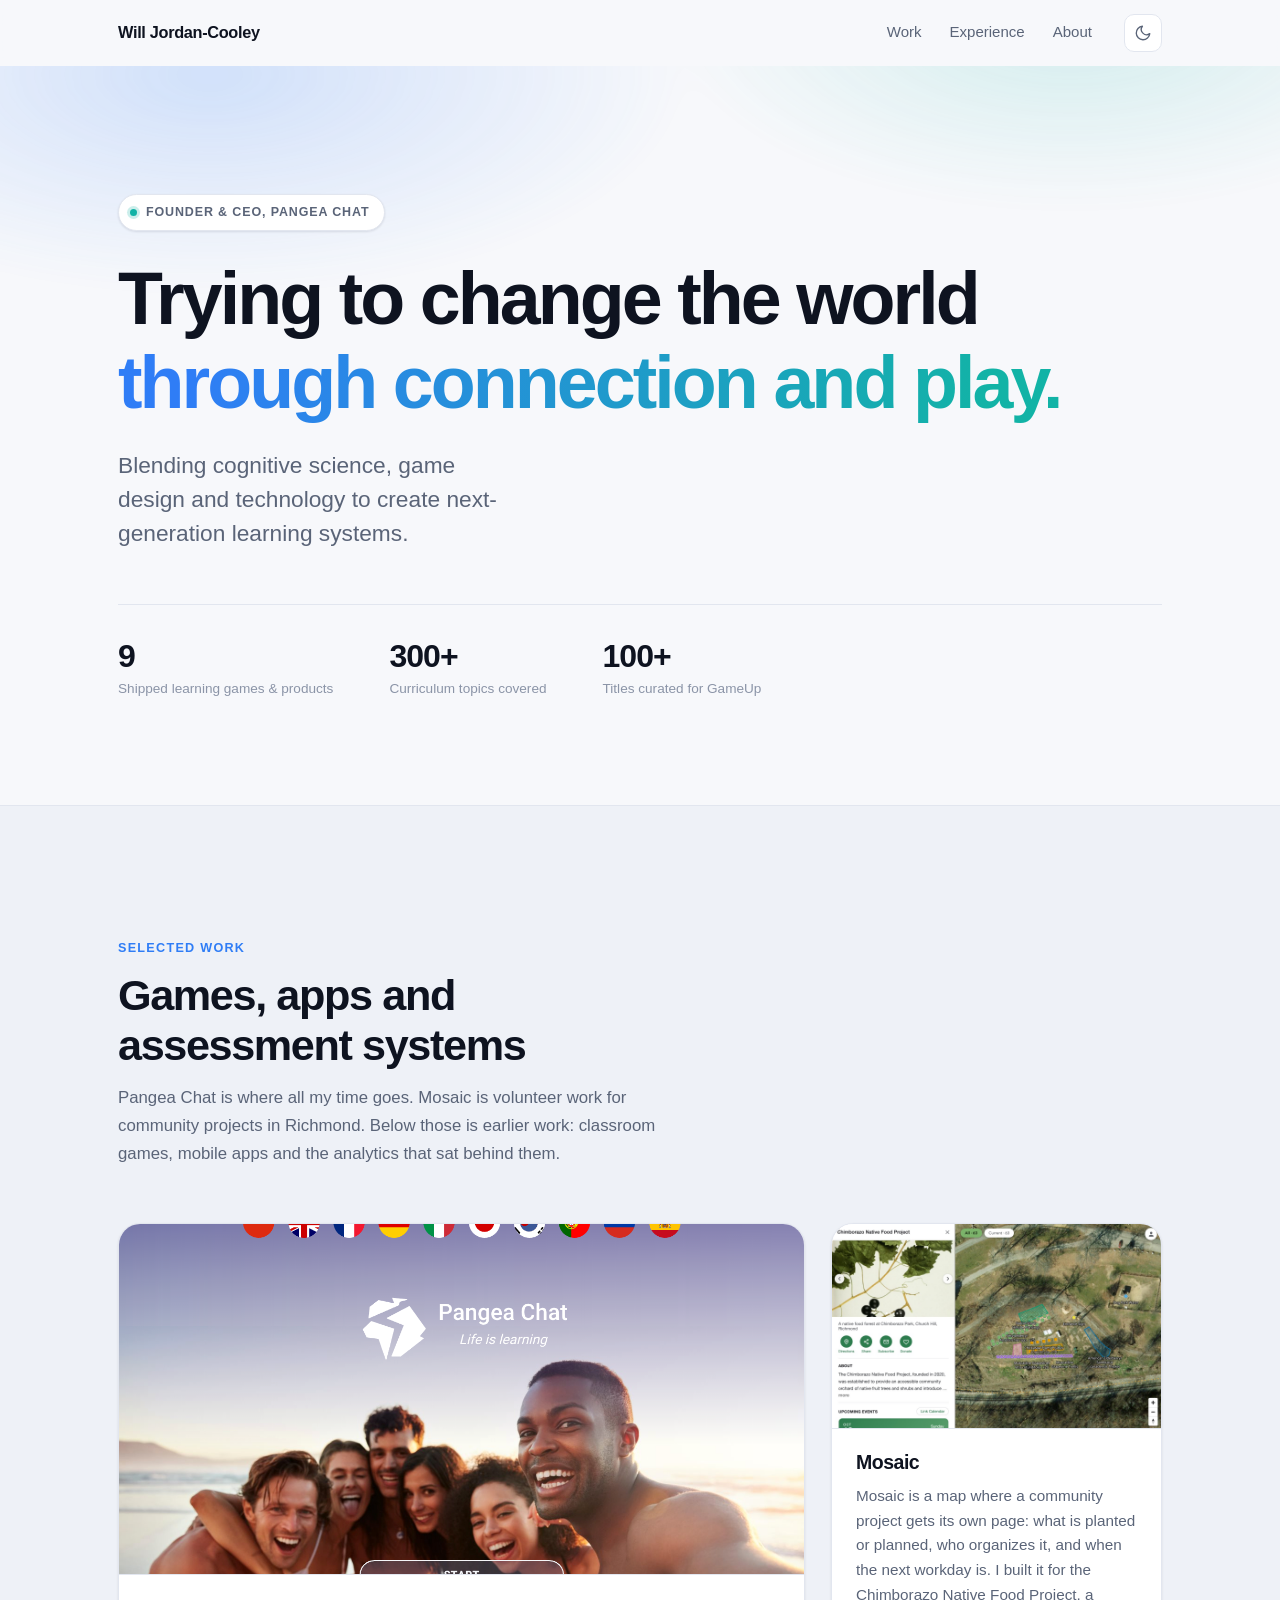
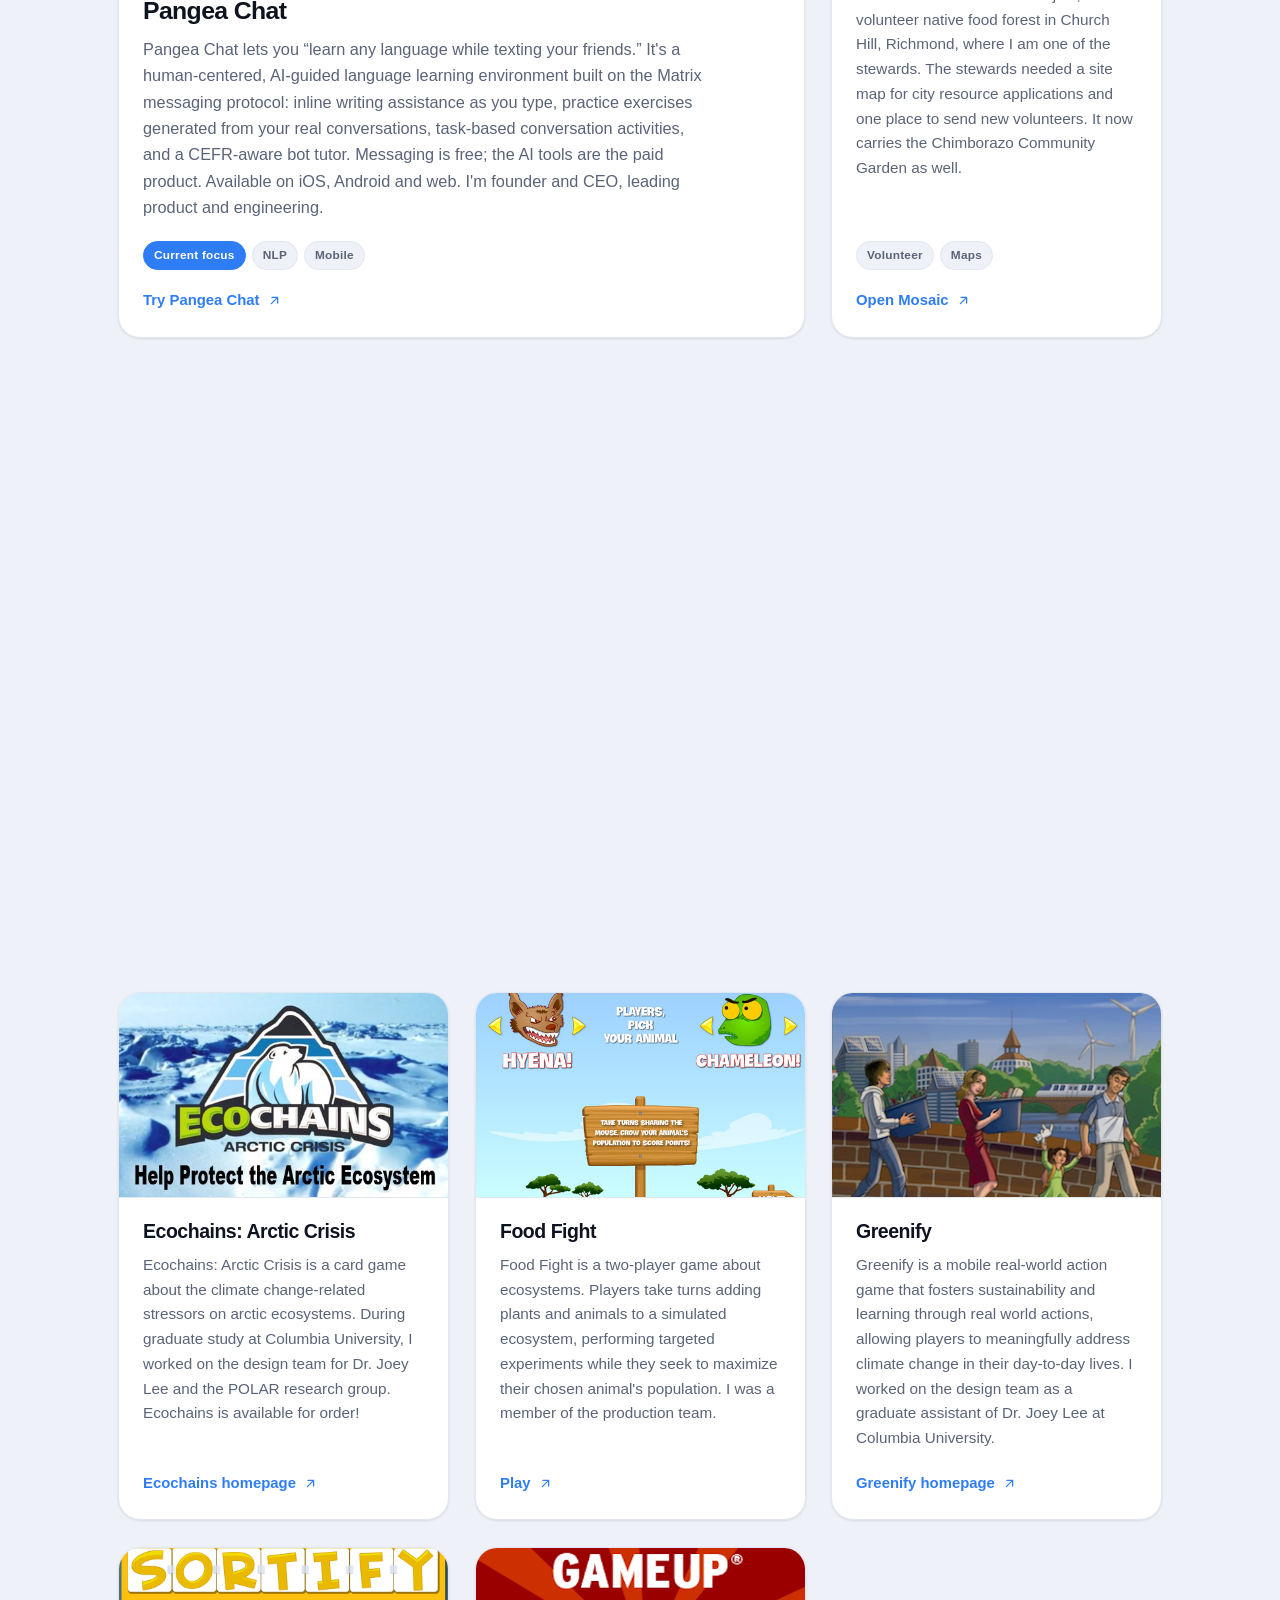
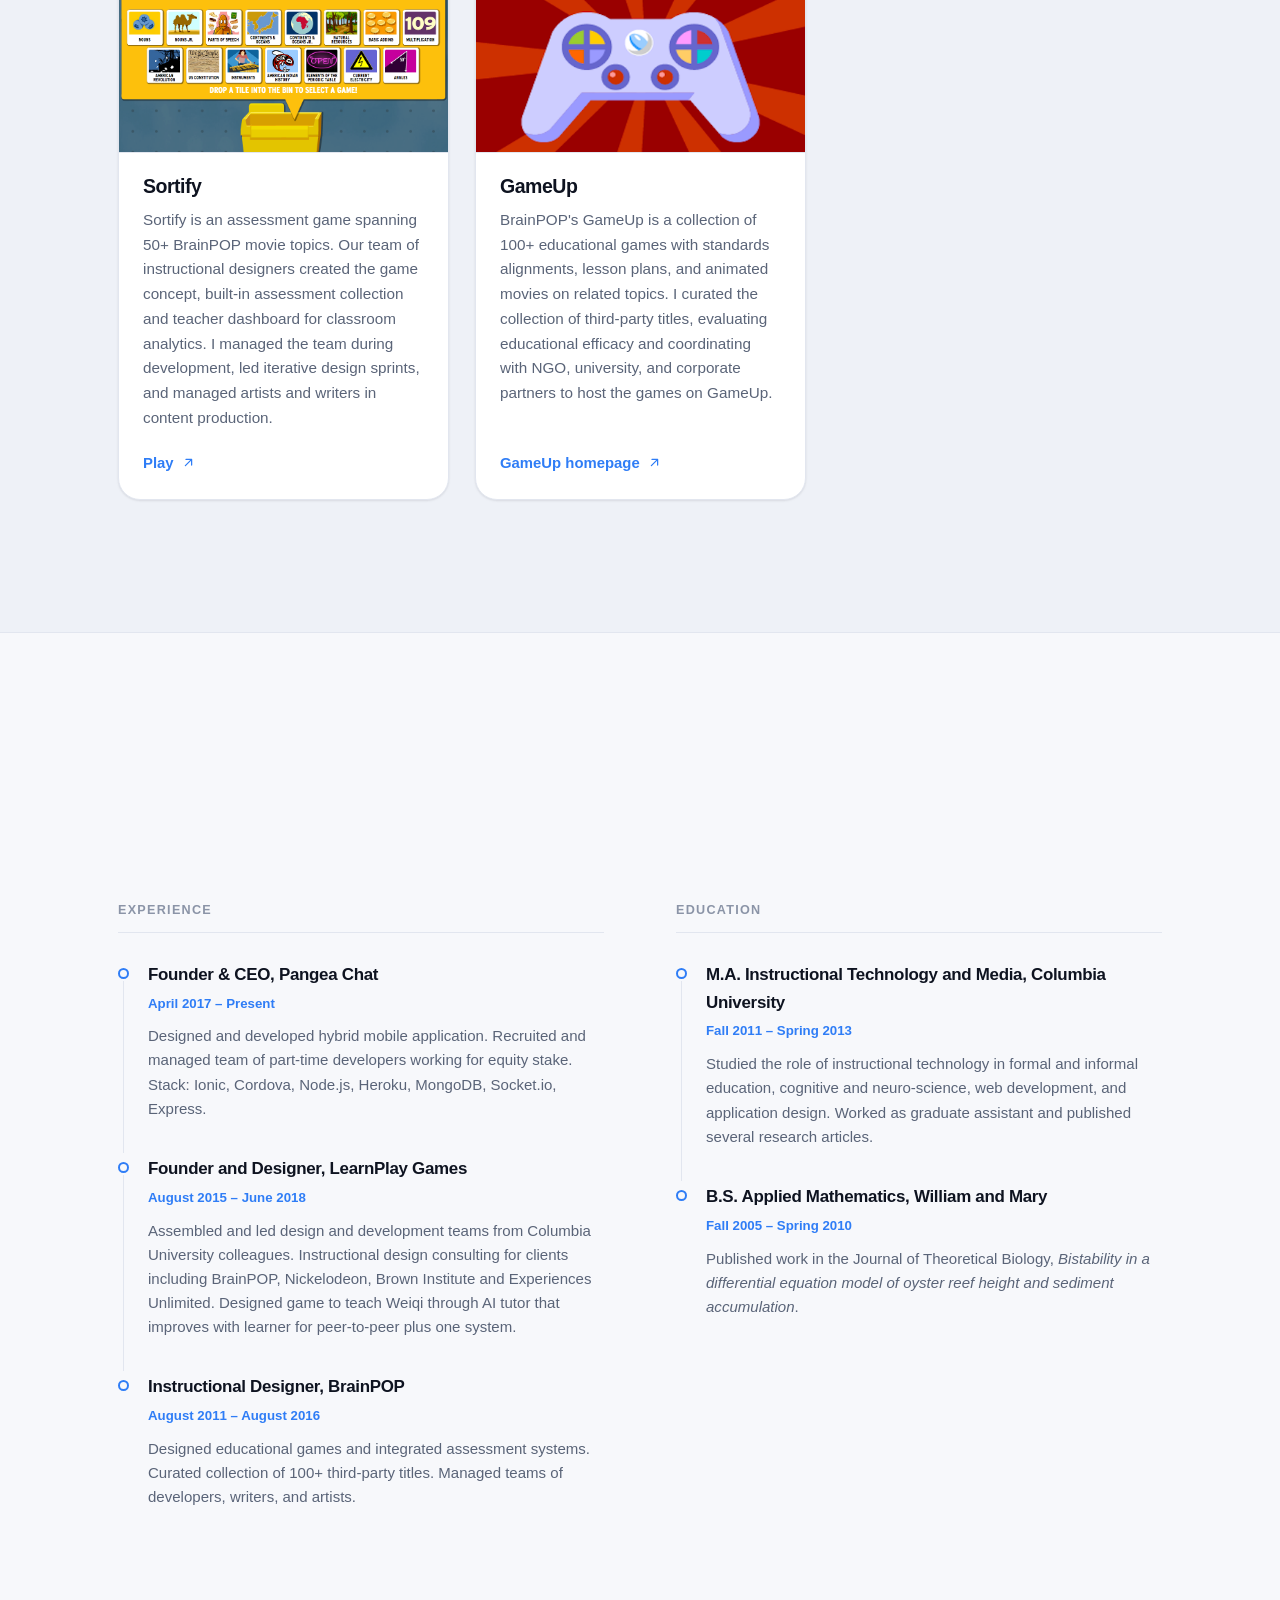
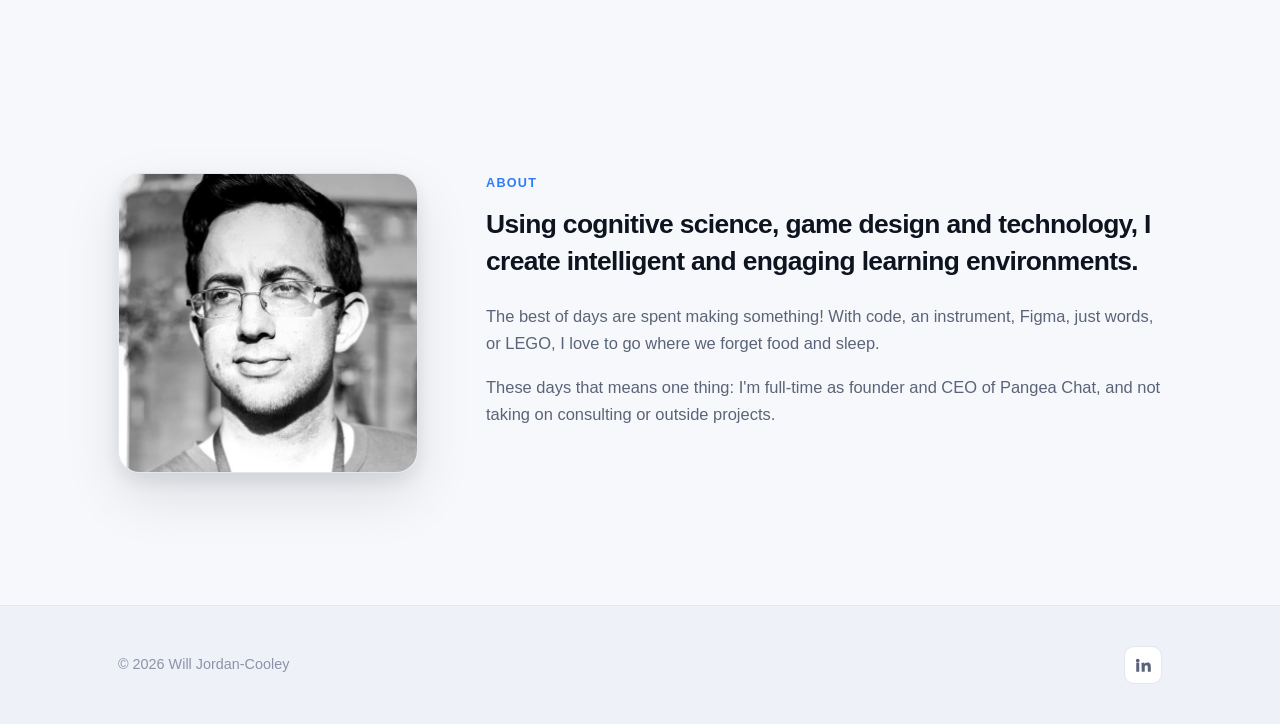
<file: index.html>
<!doctype html>
<html lang="en">
<head>
<meta charset="utf-8">
<meta name="viewport" content="width=device-width, initial-scale=1">
<title>Will Jordan-Cooley | Learning systems, game design, cognitive science</title>
<meta name="description" content="Blending cognitive science, game design and technology to create next-generation learning systems. Portfolio of Will Jordan-Cooley, founder of Pangea Chat and designer of BrainPOP's Time Zone X, Sortify and GameUp.">
<meta name="author" content="Will Jordan-Cooley">
<link rel="canonical" href="https://www.willjordancooley.com/">

<meta property="og:type" content="website">
<meta property="og:title" content="Will Jordan-Cooley">
<meta property="og:description" content="Blending cognitive science, game design and technology to create next-generation learning systems.">
<meta property="og:url" content="https://www.willjordancooley.com/">
<meta property="og:image" content="assets/img/pangea-chat.png">
<meta name="twitter:card" content="summary_large_image">

<link rel="icon" href="data:image/svg+xml,<svg xmlns='http://www.w3.org/2000/svg' viewBox='0 0 100 100'><text y='.9em' font-size='90'>🧠</text></svg>">
<link rel="preload" as="image" href="assets/img/pangea-chat.png">
<link rel="stylesheet" href="assets/css/styles.css">

<script>
  // Set the theme before first paint so there is no flash.
  (function () {
    try {
      var t = localStorage.getItem("theme");
      if (t === "light" || t === "dark") document.documentElement.setAttribute("data-theme", t);
    } catch (e) {}
  })();
</script>
</head>

<body>
<a class="skip-link" href="#main">Skip to content</a>

<header class="nav" id="nav">
  <div class="nav__inner">
    <a class="nav__brand" href="#top">Will Jordan-Cooley</a>

    <nav aria-label="Primary">
      <ul class="nav__links" id="navLinks">
        <li><a href="#work">Work</a></li>
        <li><a href="#experience">Experience</a></li>
        <li><a href="#about">About</a></li>
      </ul>
    </nav>

    <button class="icon-btn theme-toggle" id="themeToggle" type="button" aria-label="Toggle colour theme">
      <svg class="i-moon" viewBox="0 0 24 24" fill="none" stroke="currentColor" stroke-width="1.8" stroke-linecap="round" stroke-linejoin="round" aria-hidden="true"><path d="M21 12.8A9 9 0 1 1 11.2 3a7 7 0 0 0 9.8 9.8z"/></svg>
      <svg class="i-sun" viewBox="0 0 24 24" fill="none" stroke="currentColor" stroke-width="1.8" stroke-linecap="round" stroke-linejoin="round" aria-hidden="true"><circle cx="12" cy="12" r="4"/><path d="M12 2v2M12 20v2M4.9 4.9l1.4 1.4M17.7 17.7l1.4 1.4M2 12h2M20 12h2M4.9 19.1l1.4-1.4M17.7 6.3l1.4-1.4"/></svg>
    </button>

    <button class="icon-btn nav__menu" id="navToggle" type="button" aria-label="Toggle menu" aria-expanded="false" aria-controls="navLinks">
      <svg viewBox="0 0 24 24" fill="none" stroke="currentColor" stroke-width="1.9" stroke-linecap="round" aria-hidden="true"><path d="M4 7h16M4 12h16M4 17h16"/></svg>
    </button>
  </div>
</header>

<main id="main">

  <!-- ================= Hero ================= -->
  <section class="hero" id="top">
    <div class="hero__glow" aria-hidden="true"></div>
    <div class="wrap hero__inner">
      <span class="eyebrow"><span class="dot"></span> Founder &amp; CEO, Pangea Chat</span>

      <h1>Trying to change the world<br><span class="grad">through connection and play.</span></h1>

      <p class="hero__lede">
        Blending cognitive science, game design and technology to create
        next-generation learning systems.
      </p>

      <div class="stats">
        <div class="stat">
          <div class="stat__n">9</div>
          <div class="stat__l">Shipped learning games &amp; products</div>
        </div>
        <div class="stat">
          <div class="stat__n">300+</div>
          <div class="stat__l">Curriculum topics covered</div>
        </div>
        <div class="stat">
          <div class="stat__n">100+</div>
          <div class="stat__l">Titles curated for GameUp</div>
        </div>
      </div>
    </div>
  </section>

  <!-- ================= Work ================= -->
  <section class="section section--sunken" id="work">
    <div class="wrap">
      <div class="section__head reveal">
        <span class="section__kicker">Selected work</span>
        <h2 class="section__title">Games, apps and assessment systems</h2>
        <p class="section__sub">
          Pangea Chat is where all my time goes. Mosaic is volunteer work for community
          projects in Richmond. Below those is earlier work: classroom games, mobile apps
          and the analytics that sat behind them.
        </p>
      </div>

      <div class="grid">

        <article class="card card--featured reveal">
          <div class="card__media">
            <img src="assets/img/pangea-chat.png" alt="Pangea Chat app start screen showing language flags and a group of friends" width="1310" height="862">
          </div>
          <div class="card__body">
            <h3 class="card__title">Pangea Chat</h3>
            <p class="card__text">
              Pangea Chat lets you &ldquo;learn any language while texting your friends.&rdquo;
              It's a human-centered, AI-guided language learning environment built on the
              Matrix messaging protocol: inline writing assistance as you type, practice
              exercises generated from your real conversations, task-based conversation
              activities, and a CEFR-aware bot tutor. Messaging is free; the AI tools are
              the paid product. Available on iOS, Android and web. I'm founder and CEO,
              leading product and engineering.
            </p>
            <ul class="tags" aria-label="Details">
              <li class="tag tag--now">Current focus</li>
              <li class="tag">NLP</li>
              <li class="tag">Mobile</li>
            </ul>
            <a class="card__link" href="https://www.pangeachat.com/" target="_blank" rel="noopener">
              Try Pangea Chat
              <svg viewBox="0 0 24 24" fill="none" stroke="currentColor" stroke-width="2" stroke-linecap="round" stroke-linejoin="round" aria-hidden="true"><path d="M7 17 17 7M8 7h9v9"/></svg>
            </a>
          </div>
        </article>

        <article class="card reveal">
          <div class="card__media">
            <img src="assets/img/mosaic.jpg" alt="Mosaic showing the Chimborazo Native Food Project: a page with the next workday and organizers beside an aerial map of labelled plantings" loading="lazy" width="1440" height="900">
          </div>
          <div class="card__body">
            <h3 class="card__title">Mosaic</h3>
            <p class="card__text">
              Mosaic is a map where a community project gets its own page: what is planted
              or planned, who organizes it, and when the next workday is. I built it for the
              Chimborazo Native Food Project, a volunteer native food forest in Church Hill,
              Richmond, where I am one of the stewards. The stewards needed a site map for
              city resource applications and one place to send new volunteers. It now
              carries the Chimborazo Community Garden as well.
            </p>
            <ul class="tags" aria-label="Details">
              <li class="tag">Volunteer</li>
              <li class="tag">Maps</li>
            </ul>
            <a class="card__link" href="https://willjordancooley.com/mosaic/" target="_blank" rel="noopener">
              Open Mosaic
              <svg viewBox="0 0 24 24" fill="none" stroke="currentColor" stroke-width="2" stroke-linecap="round" stroke-linejoin="round" aria-hidden="true"><path d="M7 17 17 7M8 7h9v9"/></svg>
            </a>
          </div>
        </article>

        <article class="card reveal">
          <div class="card__media">
            <img src="assets/img/time-zone-x.png" alt="Time Zone X gameplay: Tim and Moby placing historical event cards on a timeline" loading="lazy" width="578" height="432">
          </div>
          <div class="card__body">
            <h3 class="card__title">Time Zone X&reg;</h3>
            <p class="card__text">
              Time Zone X is a history game designed to span BrainPOP's many movie topics
              and provide meaningful assessment data to teachers. The game covers 300+
              topics across Science, Social Studies and Art. Data is collected during game
              play, analyzed and displayed in the students and teachers MyBP dashboards. I
              designed the game, managed the development team and led artists and writers
              in content production.
            </p>
            <a class="card__link" href="https://www.brainpop.com/games/timezonex/" target="_blank" rel="noopener">
              Play
              <svg viewBox="0 0 24 24" fill="none" stroke="currentColor" stroke-width="2" stroke-linecap="round" stroke-linejoin="round" aria-hidden="true"><path d="M7 17 17 7M8 7h9v9"/></svg>
            </a>
          </div>
        </article>

        <article class="card reveal">
          <div class="card__media">
            <img src="assets/img/time-zone-x-v2.png" alt="Time Zone X version 2 prototype interface" loading="lazy" width="1600" height="1074">
          </div>
          <div class="card__body">
            <h3 class="card__title">Time Zone X&reg; V2 Prototype</h3>
            <p class="card__text">
              While producing content for BrainPOP's Time Zone X, I designed and developed
              a second version for the game based on user feedback and product goals. V2
              was not released but you can check out the prototype gameplay in the video
              below.
            </p>
            <a class="card__link" href="https://youtu.be/HBecdbXhRU8" target="_blank" rel="noopener">
              Watch gameplay video
              <svg viewBox="0 0 24 24" fill="none" stroke="currentColor" stroke-width="2" stroke-linecap="round" stroke-linejoin="round" aria-hidden="true"><path d="M7 17 17 7M8 7h9v9"/></svg>
            </a>
          </div>
        </article>

        <article class="card reveal">
          <div class="card__media">
            <img src="assets/img/guts-and-bolts.png" alt="Guts and Bolts gameplay showing body systems being assembled into a robot" loading="lazy" width="578" height="432">
          </div>
          <div class="card__body">
            <h3 class="card__title">Guts and Bolts</h3>
            <p class="card__text">
              Guts and Bolts is a K12 classroom game about body systems. Players help Moby
              build a robotic Tim, both popular characters of the BrainPOP movies. I worked
              on the BrainPOP design and production team.
            </p>
            <a class="card__link" href="https://www.brainpop.com/games/gutsandbolts/" target="_blank" rel="noopener">
              Play
              <svg viewBox="0 0 24 24" fill="none" stroke="currentColor" stroke-width="2" stroke-linecap="round" stroke-linejoin="round" aria-hidden="true"><path d="M7 17 17 7M8 7h9v9"/></svg>
            </a>
          </div>
        </article>

        <article class="card reveal">
          <div class="card__media">
            <img src="assets/img/ecochains.jpg" alt="Ecochains: Arctic Crisis card game layout" loading="lazy" width="587" height="309">
          </div>
          <div class="card__body">
            <h3 class="card__title">Ecochains: Arctic Crisis</h3>
            <p class="card__text">
              Ecochains: Arctic Crisis is a card game about the climate change-related
              stressors on arctic ecosystems. During graduate study at Columbia University,
              I worked on the design team for Dr. Joey Lee and the POLAR research group.
              Ecochains is available for order!
            </p>
            <a class="card__link" href="https://thepolarhub.org/core-projects/ecochains.html" target="_blank" rel="noopener">
              Ecochains homepage
              <svg viewBox="0 0 24 24" fill="none" stroke="currentColor" stroke-width="2" stroke-linecap="round" stroke-linejoin="round" aria-hidden="true"><path d="M7 17 17 7M8 7h9v9"/></svg>
            </a>
          </div>
        </article>

        <article class="card reveal">
          <div class="card__media">
            <img src="assets/img/food-fight.png" alt="Food Fight two-player ecosystem simulation gameplay" loading="lazy" width="578" height="432">
          </div>
          <div class="card__body">
            <h3 class="card__title">Food Fight</h3>
            <p class="card__text">
              Food Fight is a two-player game about ecosystems. Players take turns adding
              plants and animals to a simulated ecosystem, performing targeted experiments
              while they seek to maximize their chosen animal's population. I was a member
              of the production team.
            </p>
            <a class="card__link" href="https://www.brainpop.com/games/foodfight/" target="_blank" rel="noopener">
              Play
              <svg viewBox="0 0 24 24" fill="none" stroke="currentColor" stroke-width="2" stroke-linecap="round" stroke-linejoin="round" aria-hidden="true"><path d="M7 17 17 7M8 7h9v9"/></svg>
            </a>
          </div>
        </article>

        <article class="card reveal">
          <div class="card__media">
            <img src="assets/img/greenify.png" alt="Greenify mobile sustainability game interface" loading="lazy" width="385" height="211">
          </div>
          <div class="card__body">
            <h3 class="card__title">Greenify</h3>
            <p class="card__text">
              Greenify is a mobile real-world action game that fosters sustainability and
              learning through real world actions, allowing players to meaningfully address
              climate change in their day-to-day lives. I worked on the design team as a
              graduate assistant of Dr. Joey Lee at Columbia University.
            </p>
            <a class="card__link" href="https://ccnmtl.github.io/polarhub/core_projects/greenify.html" target="_blank" rel="noopener">
              Greenify homepage
              <svg viewBox="0 0 24 24" fill="none" stroke="currentColor" stroke-width="2" stroke-linecap="round" stroke-linejoin="round" aria-hidden="true"><path d="M7 17 17 7M8 7h9v9"/></svg>
            </a>
          </div>
        </article>

        <article class="card reveal">
          <div class="card__media">
            <img src="assets/img/sortify.png" alt="Sortify assessment game board with sortable topic tiles" loading="lazy" width="952" height="658">
          </div>
          <div class="card__body">
            <h3 class="card__title">Sortify</h3>
            <p class="card__text">
              Sortify is an assessment game spanning 50+ BrainPOP movie topics. Our team of
              instructional designers created the game concept, built-in assessment
              collection and teacher dashboard for classroom analytics. I managed the team
              during development, led iterative design sprints, and managed artists and
              writers in content production.
            </p>
            <a class="card__link" href="https://www.brainpop.com/games/sortify/" target="_blank" rel="noopener">
              Play
              <svg viewBox="0 0 24 24" fill="none" stroke="currentColor" stroke-width="2" stroke-linecap="round" stroke-linejoin="round" aria-hidden="true"><path d="M7 17 17 7M8 7h9v9"/></svg>
            </a>
          </div>
        </article>

        <article class="card reveal">
          <div class="card__media">
            <img src="assets/img/gameup.png" alt="BrainPOP GameUp collection of educational games" loading="lazy" width="449" height="292">
          </div>
          <div class="card__body">
            <h3 class="card__title">GameUp</h3>
            <p class="card__text">
              BrainPOP's GameUp is a collection of 100+ educational games with standards
              alignments, lesson plans, and animated movies on related topics. I curated the
              collection of third-party titles, evaluating educational efficacy and
              coordinating with NGO, university, and corporate partners to host the games on
              GameUp.
            </p>
            <a class="card__link" href="https://www.brainpop.com/games/" target="_blank" rel="noopener">
              GameUp homepage
              <svg viewBox="0 0 24 24" fill="none" stroke="currentColor" stroke-width="2" stroke-linecap="round" stroke-linejoin="round" aria-hidden="true"><path d="M7 17 17 7M8 7h9v9"/></svg>
            </a>
          </div>
        </article>

      </div>
    </div>
  </section>

  <!-- ================= Writing (HIDDEN) ================= -->
  <!-- Hidden for now: too sparse with only two posts. To restore, delete the
       two comment markers around this section, re-add
       <li><a href="#writing">Writing</a></li> to the nav, and put
       section--sunken back on the Experience section so the tints alternate.
       The two article pages under writing/ stay published either way. -->
  <!--
  <section class="section" id="writing">
    <div class="wrap">
      <div class="section__head reveal">
        <span class="section__kicker">Designs and thoughts</span>
        <h2 class="section__title">Writing</h2>
        <p class="section__sub">Notes on design, play and the things worth building.</p>
      </div>

      <div class="posts">
        <a class="post-card reveal" href="writing/crowd-participation-in-live-improv-event.html">
          <div class="post-card__thumb">
            <img src="assets/img/post-improv.jpg" alt="A crowd taking part in a live improv music event" loading="lazy">
          </div>
          <div>
            <div class="post-card__date">Jul 21, 2021</div>
            <h3 class="post-card__title">Crowd Participation in Live Improv Event</h3>
            <p class="post-card__excerpt">
              Listening to music is fun. Making music is more fun. Making music with a big
              crowd of people? It's the best!
            </p>
          </div>
        </a>

        <a class="post-card reveal" href="writing/brainpops-time-zone-x.html">
          <div class="post-card__thumb">
            <img src="assets/img/post-timezonex.png" alt="BrainPOP's Time Zone X key art" loading="lazy">
          </div>
          <div>
            <div class="post-card__date">Jul 13, 2017</div>
            <h3 class="post-card__title">BrainPOP's Time Zone X</h3>
            <p class="post-card__excerpt">
              I designed Time Zone X and managed its production while an employee at
              BrainPOP, plus the conference paper on play and learning.
            </p>
          </div>
        </a>
      </div>
    </div>
  </section>
  -->

  <!-- ================= Experience ================= -->
  <section class="section" id="experience">
    <div class="wrap">
      <div class="section__head reveal">
        <span class="section__kicker">Background</span>
        <h2 class="section__title">Experience &amp; education</h2>
      </div>

      <div class="cols">
        <div class="reveal">
          <h3 class="col__label">Experience</h3>
          <ol class="tl">
            <li class="tl__item">
              <div class="tl__role">Founder &amp; CEO, Pangea Chat</div>
              <div class="tl__meta">April 2017 &ndash; Present</div>
              <p class="tl__desc">
                Designed and developed hybrid mobile application. Recruited and managed team
                of part-time developers working for equity stake. Stack: Ionic, Cordova,
                Node.js, Heroku, MongoDB, Socket.io, Express.
              </p>
            </li>
            <li class="tl__item">
              <div class="tl__role">Founder and Designer, LearnPlay Games</div>
              <div class="tl__meta">August 2015 &ndash; June 2018</div>
              <p class="tl__desc">
                Assembled and led design and development teams from Columbia University
                colleagues. Instructional design consulting for clients including BrainPOP,
                Nickelodeon, Brown Institute and Experiences Unlimited. Designed game to
                teach Weiqi through AI tutor that improves with learner for peer-to-peer
                plus one system.
              </p>
            </li>
            <li class="tl__item">
              <div class="tl__role">Instructional Designer, BrainPOP</div>
              <div class="tl__meta">August 2011 &ndash; August 2016</div>
              <p class="tl__desc">
                Designed educational games and integrated assessment systems. Curated
                collection of 100+ third-party titles. Managed teams of developers, writers,
                and artists.
              </p>
            </li>
          </ol>
        </div>

        <div class="reveal">
          <h3 class="col__label">Education</h3>
          <ol class="tl">
            <li class="tl__item">
              <div class="tl__role">M.A. Instructional Technology and Media, Columbia University</div>
              <div class="tl__meta">Fall 2011 &ndash; Spring 2013</div>
              <p class="tl__desc">
                Studied the role of instructional technology in formal and informal
                education, cognitive and neuro-science, web development, and application
                design. Worked as graduate assistant and published several research
                articles.
              </p>
            </li>
            <li class="tl__item">
              <div class="tl__role">B.S. Applied Mathematics, William and Mary</div>
              <div class="tl__meta">Fall 2005 &ndash; Spring 2010</div>
              <p class="tl__desc">
                Published work in the Journal of Theoretical Biology, <em>Bistability in a
                differential equation model of oyster reef height and sediment
                accumulation</em>.
              </p>
            </li>
          </ol>
        </div>
      </div>
    </div>
  </section>

  <!-- ================= About ================= -->
  <section class="section" id="about">
    <div class="wrap">
      <div class="about">
        <div class="about__photo reveal">
          <img src="assets/img/profile.jpg" alt="Portrait of Will Jordan-Cooley" loading="lazy" width="600" height="600">
        </div>

        <div class="reveal">
          <span class="section__kicker">About</span>
          <p class="about__quote">
            Using cognitive science, game design and technology, I create intelligent and
            engaging learning environments.
          </p>
          <p class="about__body">
            The best of days are spent making something! With code, an instrument, Figma,
            just words, or LEGO, I love to go where we forget food and sleep.
          </p>
          <p class="about__body">
            These days that means one thing: I'm full-time as founder and CEO of Pangea
            Chat, and not taking on consulting or outside projects.
          </p>
        </div>
      </div>
    </div>
  </section>

</main>

<footer class="footer">
  <div class="wrap footer__inner">
    <p>&copy; <span id="year">2026</span> Will Jordan-Cooley</p>
    <div class="footer__social">
      <a class="icon-btn" href="https://www.linkedin.com/in/jordan-cooley/" target="_blank" rel="noopener" aria-label="LinkedIn">
        <svg viewBox="0 0 24 24" fill="currentColor" aria-hidden="true"><path d="M4.98 3.5a2.5 2.5 0 1 1 0 5 2.5 2.5 0 0 1 0-5zM3 9h4v12H3zM10 9h3.8v1.7h.05c.53-.95 1.83-1.95 3.77-1.95 4.03 0 4.78 2.5 4.78 5.75V21h-4v-5.6c0-1.33-.03-3.05-1.9-3.05-1.9 0-2.2 1.45-2.2 2.95V21h-4z"/></svg>
      </a>
    </div>
  </div>
</footer>

<script src="assets/js/main.js"></script>
</body>
</html>
</file>
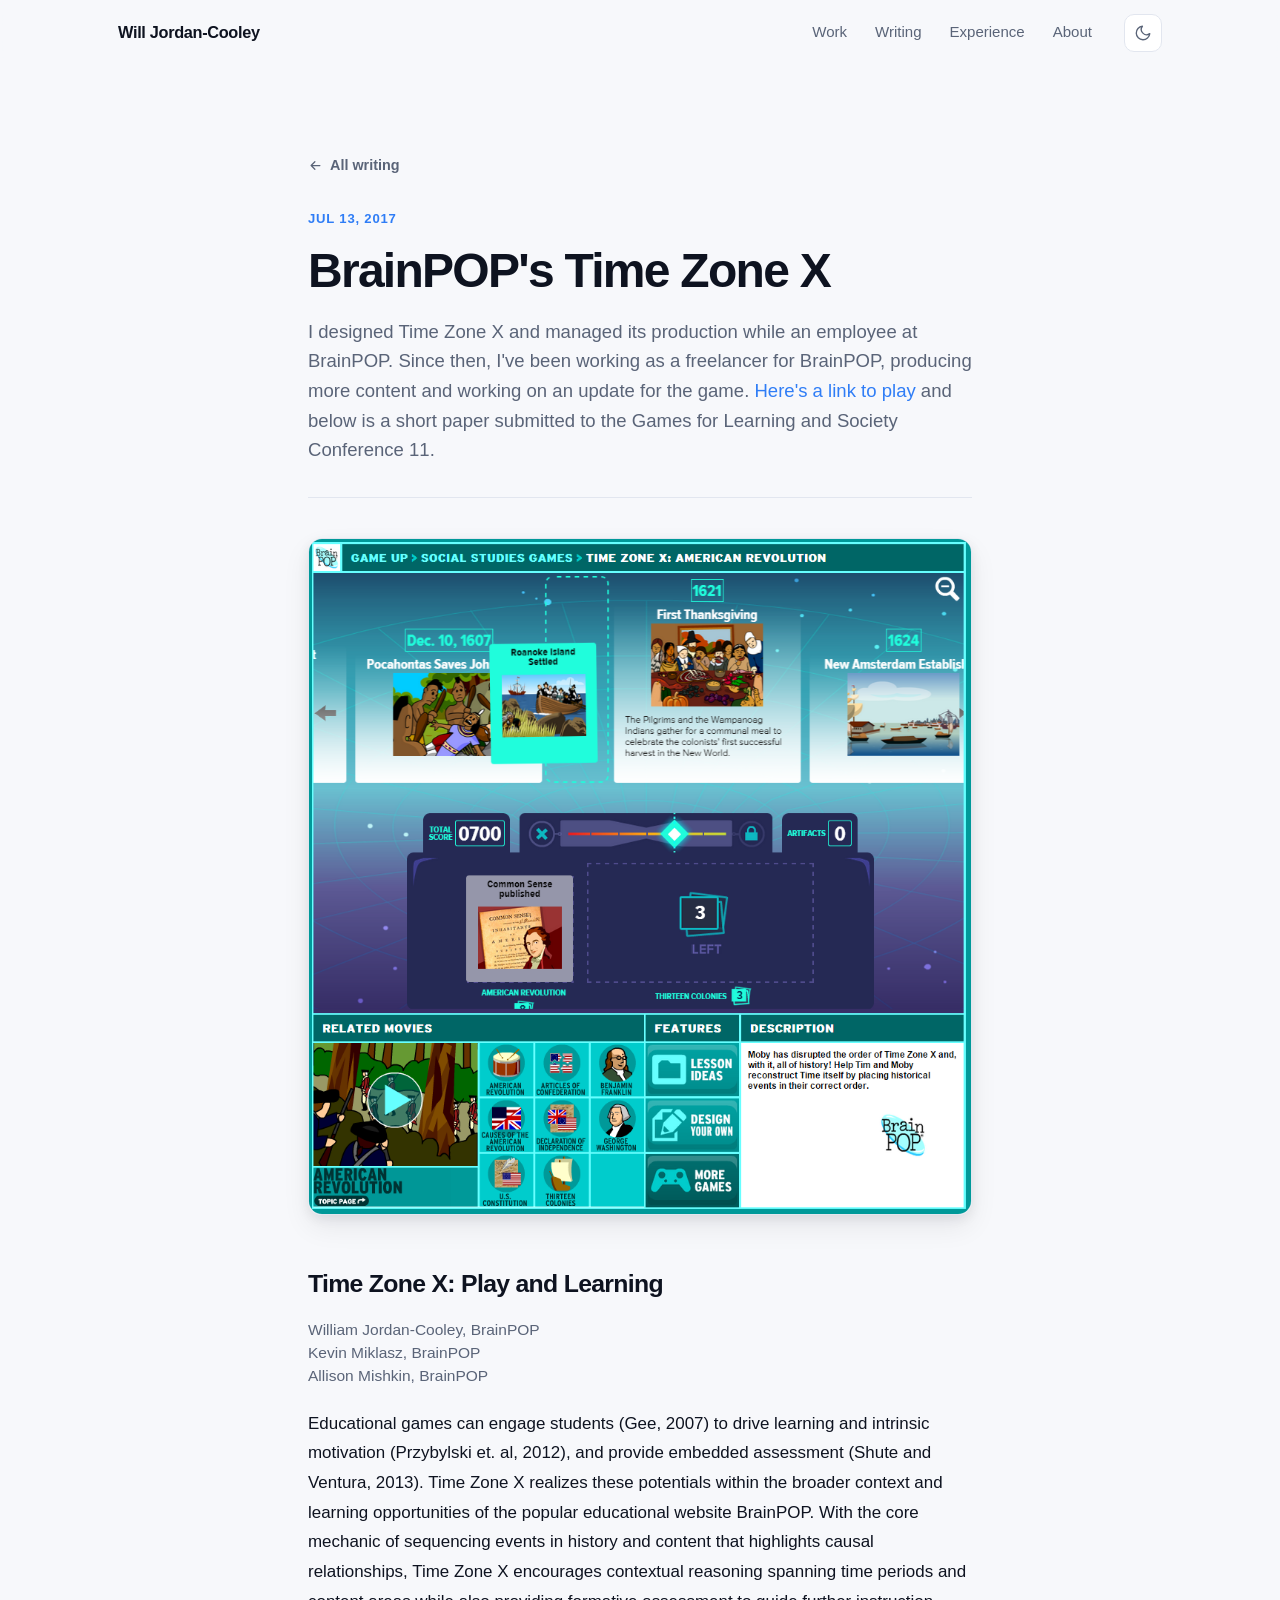
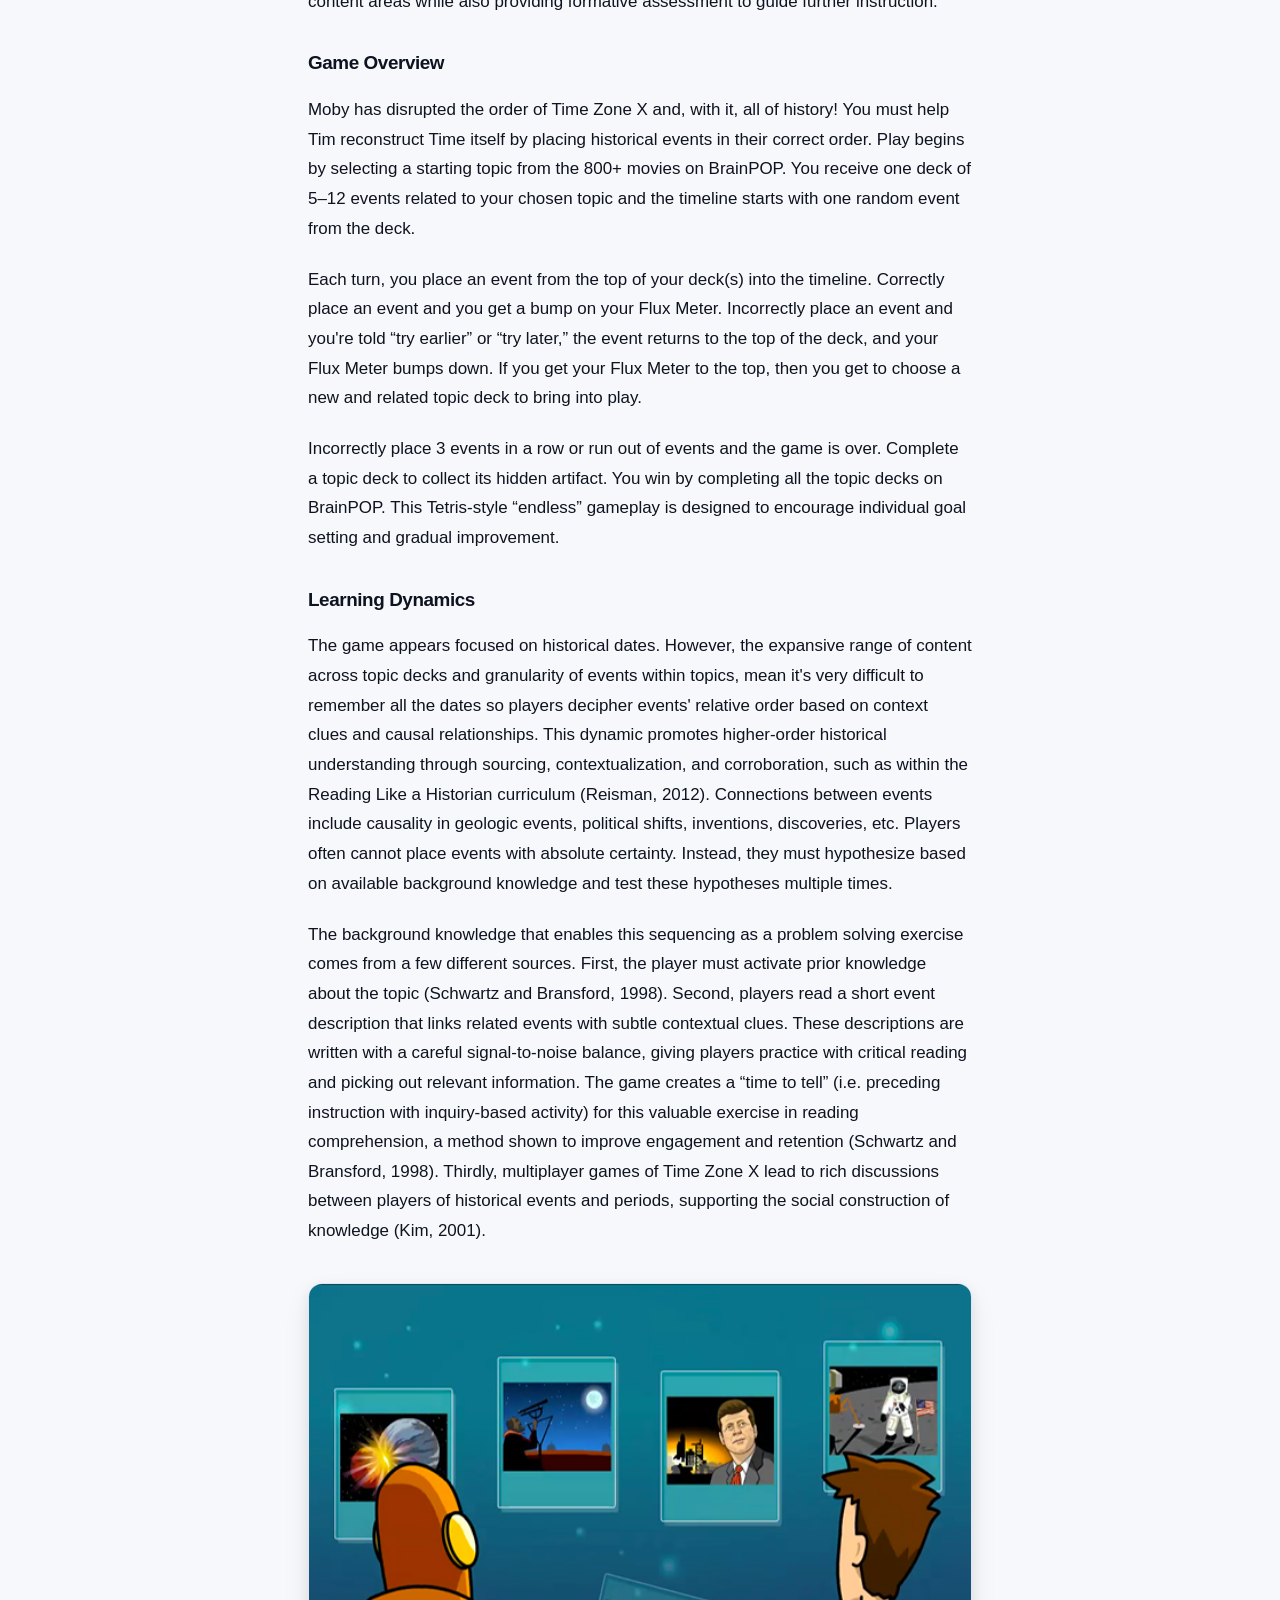
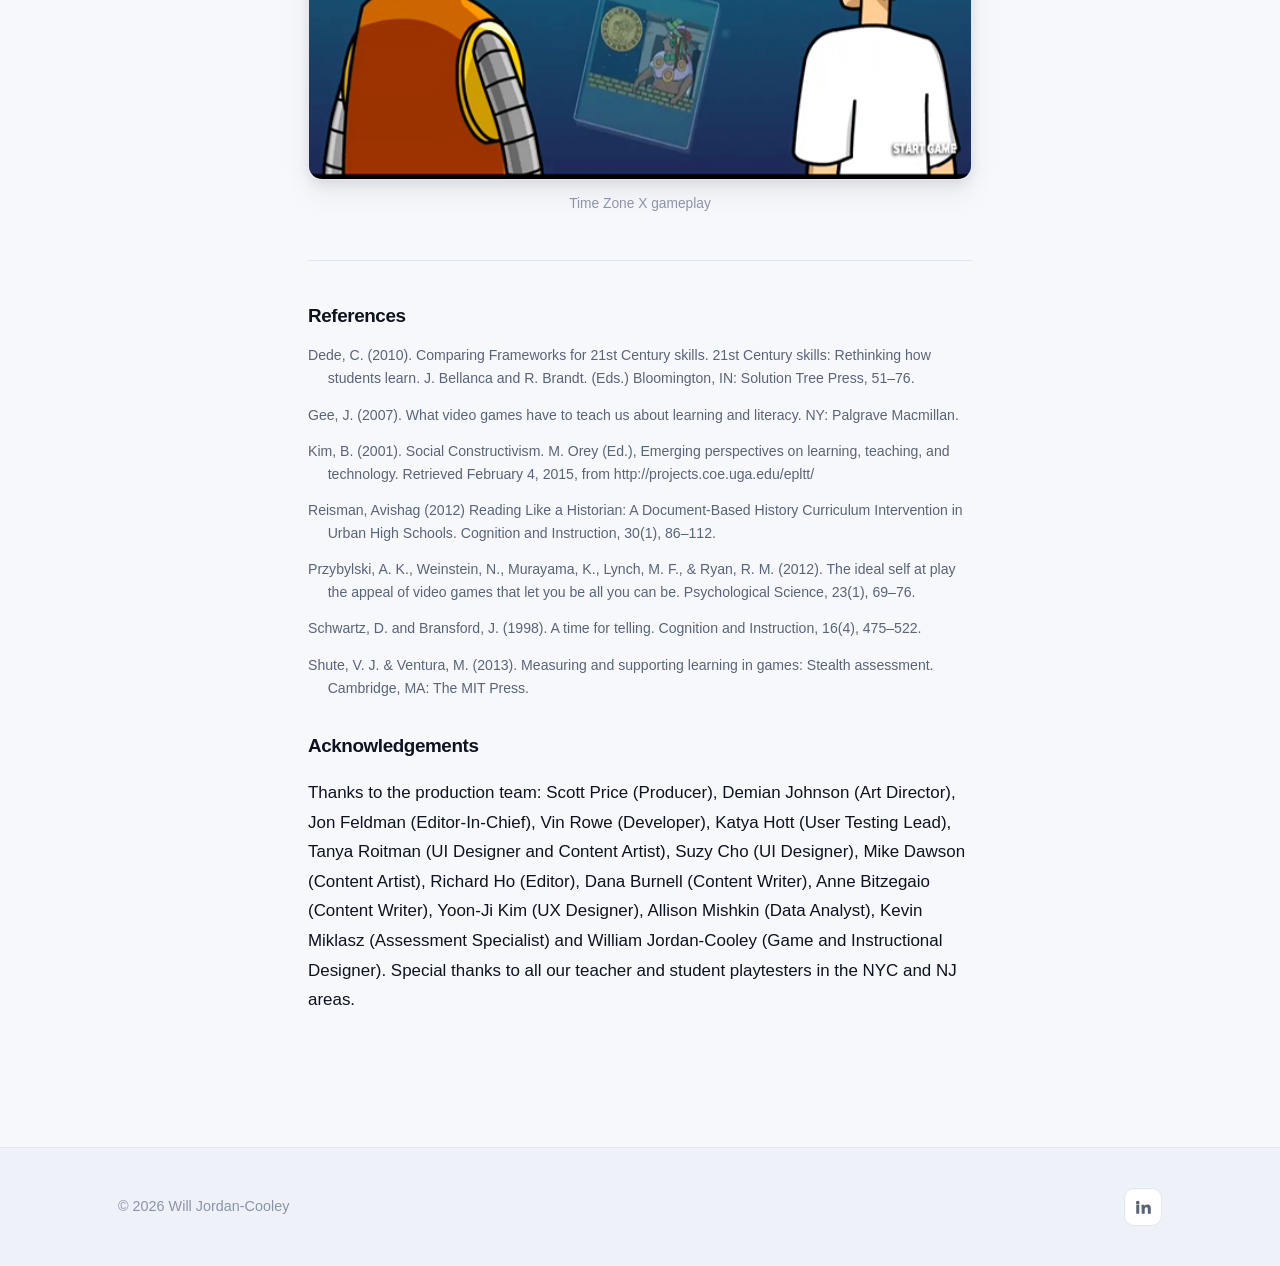
<file: writing/brainpops-time-zone-x.html>
<!doctype html>
<html lang="en">
<head>
<meta charset="utf-8">
<meta name="viewport" content="width=device-width, initial-scale=1">
<title>BrainPOP's Time Zone X | Will Jordan-Cooley</title>
<meta name="description" content="Time Zone X: Play and Learning. The conference paper submitted to Games for Learning and Society 11, on sequencing history as contextual reasoning and embedded assessment.">
<meta property="og:type" content="article">
<meta property="og:title" content="BrainPOP's Time Zone X">
<meta property="og:description" content="I designed Time Zone X and managed its production while an employee at BrainPOP.">
<meta property="og:image" content="../assets/img/post-timezonex.png">
<meta name="twitter:card" content="summary_large_image">
<link rel="icon" href="data:image/svg+xml,<svg xmlns='http://www.w3.org/2000/svg' viewBox='0 0 100 100'><text y='.9em' font-size='90'>🧠</text></svg>">
<link rel="stylesheet" href="../assets/css/styles.css">
<script>
  (function () {
    try {
      var t = localStorage.getItem("theme");
      if (t === "light" || t === "dark") document.documentElement.setAttribute("data-theme", t);
    } catch (e) {}
  })();
</script>
</head>

<body>
<a class="skip-link" href="#main">Skip to content</a>

<header class="nav" id="nav">
  <div class="nav__inner">
    <a class="nav__brand" href="../index.html">Will Jordan-Cooley</a>
    <nav aria-label="Primary">
      <ul class="nav__links" id="navLinks">
        <li><a href="../index.html#work">Work</a></li>
        <li><a href="../index.html#writing">Writing</a></li>
        <li><a href="../index.html#experience">Experience</a></li>
        <li><a href="../index.html#about">About</a></li>
      </ul>
    </nav>
    <button class="icon-btn theme-toggle" id="themeToggle" type="button" aria-label="Toggle colour theme">
      <svg class="i-moon" viewBox="0 0 24 24" fill="none" stroke="currentColor" stroke-width="1.8" stroke-linecap="round" stroke-linejoin="round" aria-hidden="true"><path d="M21 12.8A9 9 0 1 1 11.2 3a7 7 0 0 0 9.8 9.8z"/></svg>
      <svg class="i-sun" viewBox="0 0 24 24" fill="none" stroke="currentColor" stroke-width="1.8" stroke-linecap="round" stroke-linejoin="round" aria-hidden="true"><circle cx="12" cy="12" r="4"/><path d="M12 2v2M12 20v2M4.9 4.9l1.4 1.4M17.7 17.7l1.4 1.4M2 12h2M20 12h2M4.9 19.1l1.4-1.4M17.7 6.3l1.4-1.4"/></svg>
    </button>
    <button class="icon-btn nav__menu" id="navToggle" type="button" aria-label="Toggle menu" aria-expanded="false" aria-controls="navLinks">
      <svg viewBox="0 0 24 24" fill="none" stroke="currentColor" stroke-width="1.9" stroke-linecap="round" aria-hidden="true"><path d="M4 7h16M4 12h16M4 17h16"/></svg>
    </button>
  </div>
</header>

<main id="main" class="article">
  <div class="wrap article__wrap">

    <a class="back-link" href="../index.html#writing">
      <svg viewBox="0 0 24 24" fill="none" stroke="currentColor" stroke-width="2" stroke-linecap="round" stroke-linejoin="round" aria-hidden="true"><path d="M19 12H5M11 18l-6-6 6-6"/></svg>
      All writing
    </a>

    <div class="article__date">Jul 13, 2017</div>
    <h1 class="article__title">BrainPOP's Time Zone X</h1>
    <p class="article__standfirst">
      I designed Time Zone X and managed its production while an employee at BrainPOP.
      Since then, I've been working as a freelancer for BrainPOP, producing more content
      and working on an update for the game.
      <a href="https://www.brainpop.com/games/timezonex/" target="_blank" rel="noopener">Here's a link to play</a>
      and below is a short paper submitted to the Games for Learning and Society
      Conference 11.
    </p>

    <div class="prose">
      <figure>
        <img src="../assets/img/post-timezonex.png" alt="BrainPOP's Time Zone X key art">
      </figure>

      <h2>Time Zone X: Play and Learning</h2>
      <p class="byline">
        William Jordan-Cooley, BrainPOP<br>
        Kevin Miklasz, BrainPOP<br>
        Allison Mishkin, BrainPOP
      </p>

      <p>
        Educational games can engage students (Gee, 2007) to drive learning and intrinsic
        motivation (Przybylski et. al, 2012), and provide embedded assessment (Shute and
        Ventura, 2013). Time Zone X realizes these potentials within the broader context
        and learning opportunities of the popular educational website BrainPOP. With the
        core mechanic of sequencing events in history and content that highlights causal
        relationships, Time Zone X encourages contextual reasoning spanning time periods
        and content areas while also providing formative assessment to guide further
        instruction.
      </p>

      <h3>Game Overview</h3>

      <p>
        Moby has disrupted the order of Time Zone X and, with it, all of history! You must
        help Tim reconstruct Time itself by placing historical events in their correct
        order. Play begins by selecting a starting topic from the 800+ movies on BrainPOP.
        You receive one deck of 5&ndash;12 events related to your chosen topic and the
        timeline starts with one random event from the deck.
      </p>

      <p>
        Each turn, you place an event from the top of your deck(s) into the timeline.
        Correctly place an event and you get a bump on your Flux Meter. Incorrectly place
        an event and you're told &ldquo;try earlier&rdquo; or &ldquo;try later,&rdquo; the
        event returns to the top of the deck, and your Flux Meter bumps down. If you get
        your Flux Meter to the top, then you get to choose a new and related topic deck to
        bring into play.
      </p>

      <p>
        Incorrectly place 3 events in a row or run out of events and the game is over.
        Complete a topic deck to collect its hidden artifact. You win by completing all the
        topic decks on BrainPOP. This Tetris-style &ldquo;endless&rdquo; gameplay is
        designed to encourage individual goal setting and gradual improvement.
      </p>

      <h3>Learning Dynamics</h3>

      <p>
        The game appears focused on historical dates. However, the expansive range of
        content across topic decks and granularity of events within topics, mean it's very
        difficult to remember all the dates so players decipher events' relative order
        based on context clues and causal relationships. This dynamic promotes higher-order
        historical understanding through sourcing, contextualization, and corroboration,
        such as within the Reading Like a Historian curriculum (Reisman, 2012). Connections
        between events include causality in geologic events, political shifts, inventions,
        discoveries, etc. Players often cannot place events with absolute certainty.
        Instead, they must hypothesize based on available background knowledge and test
        these hypotheses multiple times.
      </p>

      <p>
        The background knowledge that enables this sequencing as a problem solving exercise
        comes from a few different sources. First, the player must activate prior knowledge
        about the topic (Schwartz and Bransford, 1998). Second, players read a short event
        description that links related events with subtle contextual clues. These
        descriptions are written with a careful signal-to-noise balance, giving players
        practice with critical reading and picking out relevant information. The game
        creates a &ldquo;time to tell&rdquo; (i.e. preceding instruction with inquiry-based
        activity) for this valuable exercise in reading comprehension, a method shown to
        improve engagement and retention (Schwartz and Bransford, 1998). Thirdly,
        multiplayer games of Time Zone X lead to rich discussions between players of
        historical events and periods, supporting the social construction of knowledge
        (Kim, 2001).
      </p>

      <figure>
        <img src="../assets/img/time-zone-x.png" alt="Time Zone X gameplay: Tim and Moby placing historical event cards on a timeline" loading="lazy">
        <figcaption>Time Zone X gameplay</figcaption>
      </figure>

      <hr>

      <h3>References</h3>
      <div class="refs">
        <p>Dede, C. (2010). Comparing Frameworks for 21st Century skills. 21st Century skills: Rethinking how students learn. J. Bellanca and R. Brandt. (Eds.) Bloomington, IN: Solution Tree Press, 51&ndash;76.</p>
        <p>Gee, J. (2007). What video games have to teach us about learning and literacy. NY: Palgrave Macmillan.</p>
        <p>Kim, B. (2001). Social Constructivism. M. Orey (Ed.), Emerging perspectives on learning, teaching, and technology. Retrieved February 4, 2015, from http://projects.coe.uga.edu/epltt/</p>
        <p>Reisman, Avishag (2012) Reading Like a Historian: A Document-Based History Curriculum Intervention in Urban High Schools. Cognition and Instruction, 30(1), 86&ndash;112.</p>
        <p>Przybylski, A. K., Weinstein, N., Murayama, K., Lynch, M. F., &amp; Ryan, R. M. (2012). The ideal self at play the appeal of video games that let you be all you can be. Psychological Science, 23(1), 69&ndash;76.</p>
        <p>Schwartz, D. and Bransford, J. (1998). A time for telling. Cognition and Instruction, 16(4), 475&ndash;522.</p>
        <p>Shute, V. J. &amp; Ventura, M. (2013). Measuring and supporting learning in games: Stealth assessment. Cambridge, MA: The MIT Press.</p>
      </div>

      <h3>Acknowledgements</h3>
      <p>
        Thanks to the production team: Scott Price (Producer), Demian Johnson (Art
        Director), Jon Feldman (Editor-In-Chief), Vin Rowe (Developer), Katya Hott (User
        Testing Lead), Tanya Roitman (UI Designer and Content Artist), Suzy Cho (UI
        Designer), Mike Dawson (Content Artist), Richard Ho (Editor), Dana Burnell (Content
        Writer), Anne Bitzegaio (Content Writer), Yoon-Ji Kim (UX Designer), Allison Mishkin
        (Data Analyst), Kevin Miklasz (Assessment Specialist) and William Jordan-Cooley
        (Game and Instructional Designer). Special thanks to all our teacher and student
        playtesters in the NYC and NJ areas.
      </p>
    </div>

  </div>
</main>

<footer class="footer">
  <div class="wrap footer__inner">
    <p>&copy; <span id="year">2026</span> Will Jordan-Cooley</p>
    <div class="footer__social">
      <a class="icon-btn" href="https://www.linkedin.com/in/jordan-cooley/" target="_blank" rel="noopener" aria-label="LinkedIn">
        <svg viewBox="0 0 24 24" fill="currentColor" aria-hidden="true"><path d="M4.98 3.5a2.5 2.5 0 1 1 0 5 2.5 2.5 0 0 1 0-5zM3 9h4v12H3zM10 9h3.8v1.7h.05c.53-.95 1.83-1.95 3.77-1.95 4.03 0 4.78 2.5 4.78 5.75V21h-4v-5.6c0-1.33-.03-3.05-1.9-3.05-1.9 0-2.2 1.45-2.2 2.95V21h-4z"/></svg>
      </a>
    </div>
  </div>
</footer>

<script src="../assets/js/main.js"></script>
</body>
</html>
</file>
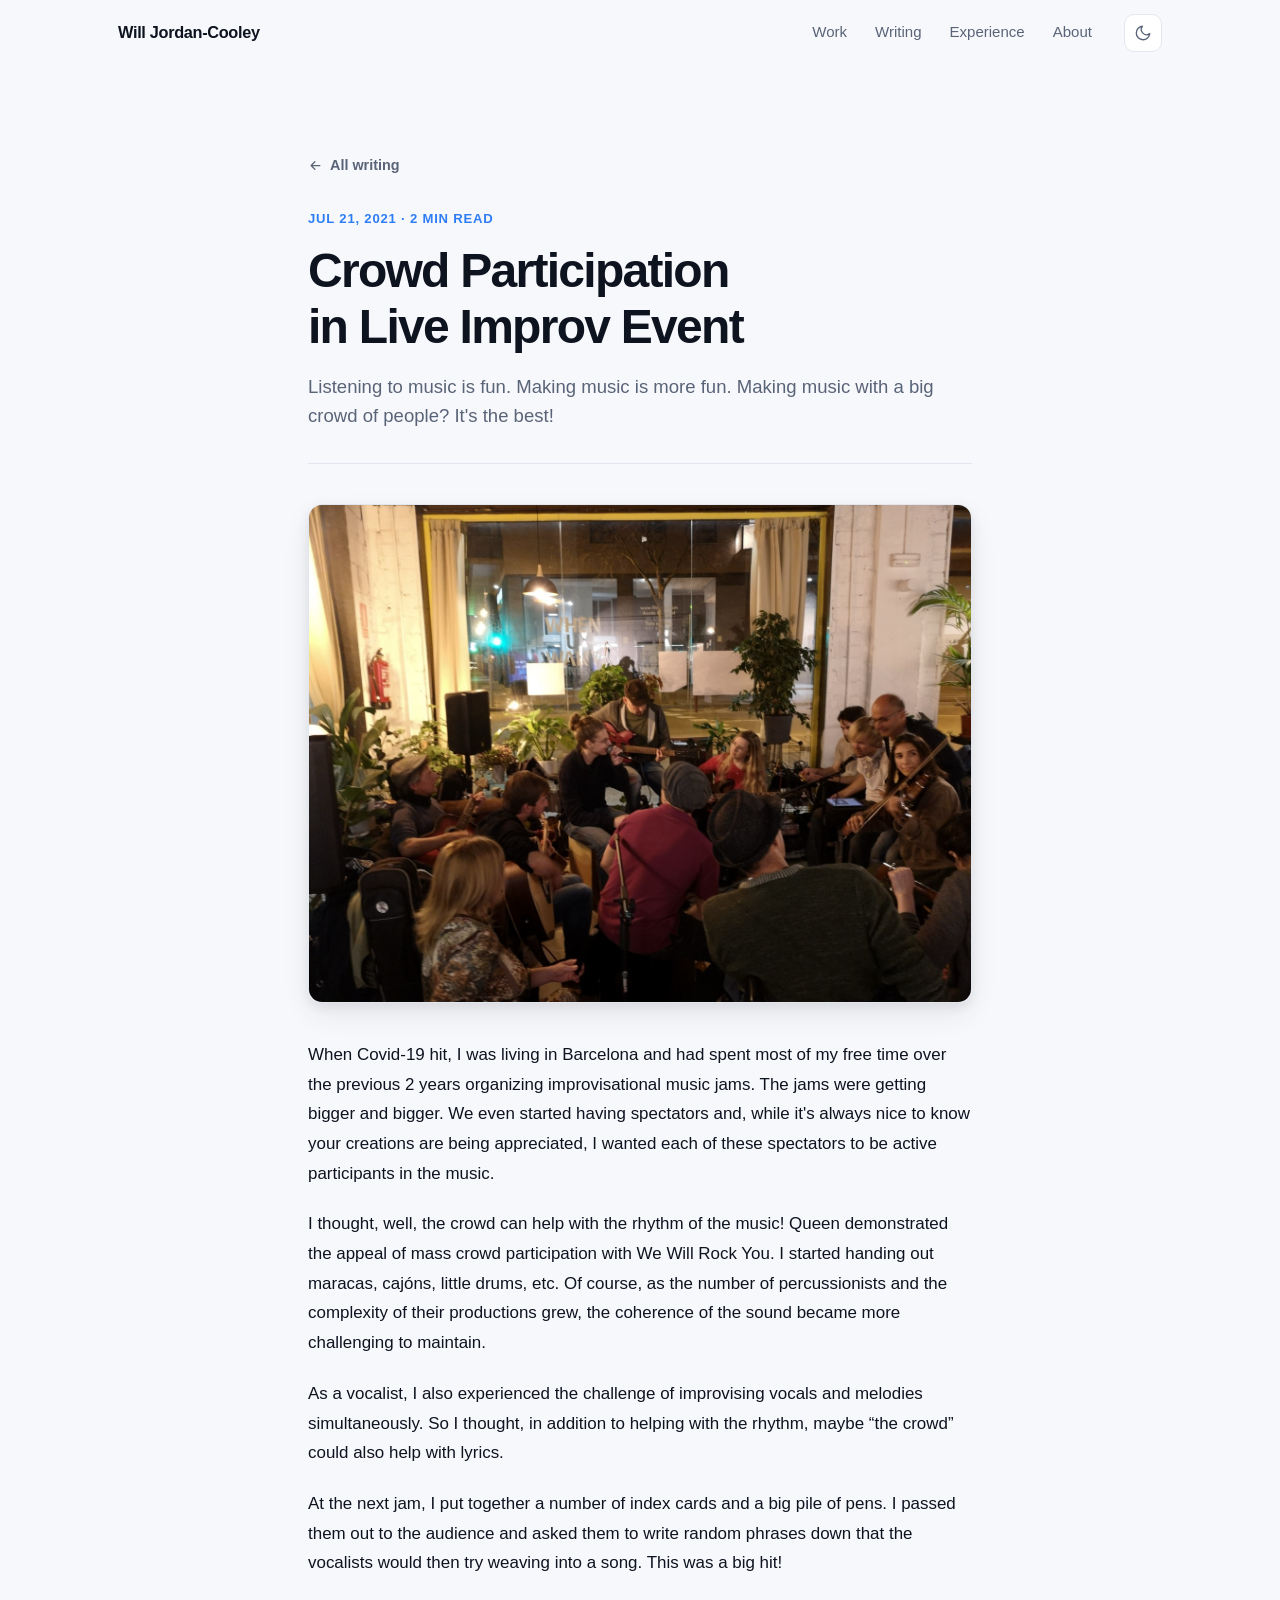
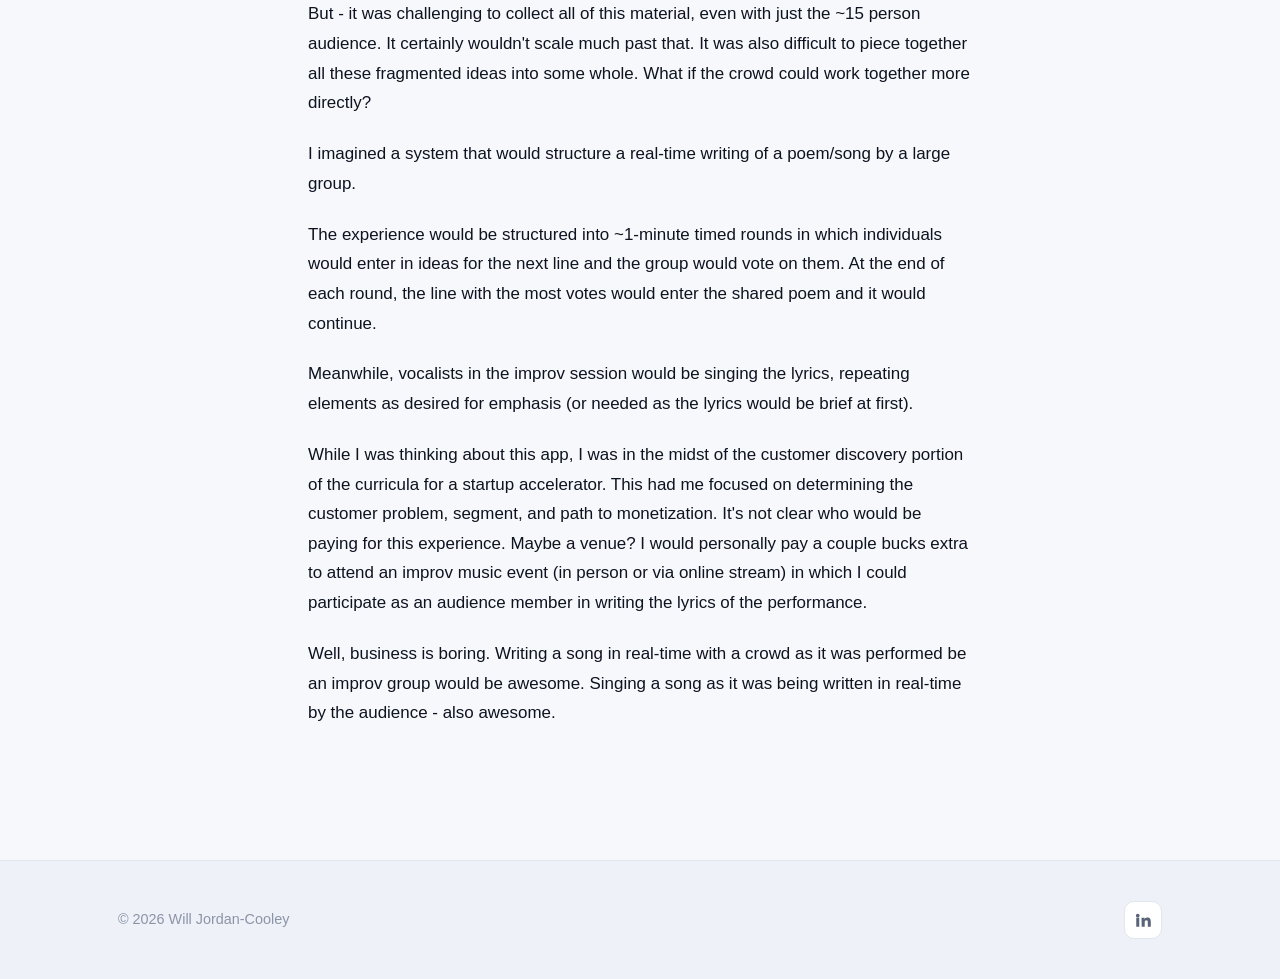
<file: writing/crowd-participation-in-live-improv-event.html>
<!doctype html>
<html lang="en">
<head>
<meta charset="utf-8">
<meta name="viewport" content="width=device-width, initial-scale=1">
<title>Crowd Participation in Live Improv Event | Will Jordan-Cooley</title>
<meta name="description" content="Making music with a big crowd of people is the best. Notes on turning spectators into participants at improv jams in Barcelona, and the app that idea suggests.">
<meta property="og:type" content="article">
<meta property="og:title" content="Crowd Participation in Live Improv Event">
<meta property="og:description" content="Listening to music is fun. Making music is more fun. Making music with a big crowd of people? It's the best!">
<meta property="og:image" content="../assets/img/post-improv.jpg">
<meta name="twitter:card" content="summary_large_image">
<link rel="icon" href="data:image/svg+xml,<svg xmlns='http://www.w3.org/2000/svg' viewBox='0 0 100 100'><text y='.9em' font-size='90'>🧠</text></svg>">
<link rel="stylesheet" href="../assets/css/styles.css">
<script>
  (function () {
    try {
      var t = localStorage.getItem("theme");
      if (t === "light" || t === "dark") document.documentElement.setAttribute("data-theme", t);
    } catch (e) {}
  })();
</script>
</head>

<body>
<a class="skip-link" href="#main">Skip to content</a>

<header class="nav" id="nav">
  <div class="nav__inner">
    <a class="nav__brand" href="../index.html">Will Jordan-Cooley</a>
    <nav aria-label="Primary">
      <ul class="nav__links" id="navLinks">
        <li><a href="../index.html#work">Work</a></li>
        <li><a href="../index.html#writing">Writing</a></li>
        <li><a href="../index.html#experience">Experience</a></li>
        <li><a href="../index.html#about">About</a></li>
      </ul>
    </nav>
    <button class="icon-btn theme-toggle" id="themeToggle" type="button" aria-label="Toggle colour theme">
      <svg class="i-moon" viewBox="0 0 24 24" fill="none" stroke="currentColor" stroke-width="1.8" stroke-linecap="round" stroke-linejoin="round" aria-hidden="true"><path d="M21 12.8A9 9 0 1 1 11.2 3a7 7 0 0 0 9.8 9.8z"/></svg>
      <svg class="i-sun" viewBox="0 0 24 24" fill="none" stroke="currentColor" stroke-width="1.8" stroke-linecap="round" stroke-linejoin="round" aria-hidden="true"><circle cx="12" cy="12" r="4"/><path d="M12 2v2M12 20v2M4.9 4.9l1.4 1.4M17.7 17.7l1.4 1.4M2 12h2M20 12h2M4.9 19.1l1.4-1.4M17.7 6.3l1.4-1.4"/></svg>
    </button>
    <button class="icon-btn nav__menu" id="navToggle" type="button" aria-label="Toggle menu" aria-expanded="false" aria-controls="navLinks">
      <svg viewBox="0 0 24 24" fill="none" stroke="currentColor" stroke-width="1.9" stroke-linecap="round" aria-hidden="true"><path d="M4 7h16M4 12h16M4 17h16"/></svg>
    </button>
  </div>
</header>

<main id="main" class="article">
  <div class="wrap article__wrap">

    <a class="back-link" href="../index.html#writing">
      <svg viewBox="0 0 24 24" fill="none" stroke="currentColor" stroke-width="2" stroke-linecap="round" stroke-linejoin="round" aria-hidden="true"><path d="M19 12H5M11 18l-6-6 6-6"/></svg>
      All writing
    </a>

    <div class="article__date">Jul 21, 2021 &middot; 2 min read</div>
    <h1 class="article__title">Crowd Participation in Live Improv Event</h1>
    <p class="article__standfirst">
      Listening to music is fun. Making music is more fun. Making music with a big crowd
      of people? It's the best!
    </p>

    <div class="prose">
      <figure>
        <img src="../assets/img/post-improv.jpg" alt="A crowd taking part in a live improv music event">
      </figure>

      <p>
        When Covid-19 hit, I was living in Barcelona and had spent most of my free time
        over the previous 2 years organizing improvisational music jams. The jams were
        getting bigger and bigger. We even started having spectators and, while it's always
        nice to know your creations are being appreciated, I wanted each of these
        spectators to be active participants in the music.
      </p>

      <p>
        I thought, well, the crowd can help with the rhythm of the music! Queen
        demonstrated the appeal of mass crowd participation with We Will Rock You. I
        started handing out maracas, caj&oacute;ns, little drums, etc. Of course, as the
        number of percussionists and the complexity of their productions grew, the
        coherence of the sound became more challenging to maintain.
      </p>

      <p>
        As a vocalist, I also experienced the challenge of improvising vocals and melodies
        simultaneously. So I thought, in addition to helping with the rhythm, maybe
        &ldquo;the crowd&rdquo; could also help with lyrics.
      </p>

      <p>
        At the next jam, I put together a number of index cards and a big pile of pens. I
        passed them out to the audience and asked them to write random phrases down that
        the vocalists would then try weaving into a song. This was a big hit!
      </p>

      <p>
        But - it was challenging to collect all of this material, even with just the
        ~15 person audience. It certainly wouldn't scale much past that. It was also
        difficult to piece together all these fragmented ideas into some whole. What if the
        crowd could work together more directly?
      </p>

      <p>
        I imagined a system that would structure a real-time writing of a poem/song by a
        large group.
      </p>

      <p>
        The experience would be structured into ~1-minute timed rounds in which individuals
        would enter in ideas for the next line and the group would vote on them. At the end
        of each round, the line with the most votes would enter the shared poem and it
        would continue.
      </p>

      <p>
        Meanwhile, vocalists in the improv session would be singing the lyrics, repeating
        elements as desired for emphasis (or needed as the lyrics would be brief at first).
      </p>

      <p>
        While I was thinking about this app, I was in the midst of the customer discovery
        portion of the curricula for a startup accelerator. This had me focused on
        determining the customer problem, segment, and path to monetization. It's not clear
        who would be paying for this experience. Maybe a venue? I would personally pay a
        couple bucks extra to attend an improv music event (in person or via online stream)
        in which I could participate as an audience member in writing the lyrics of the
        performance.
      </p>

      <p>
        Well, business is boring. Writing a song in real-time with a crowd as it was
        performed be an improv group would be awesome. Singing a song as it was being
        written in real-time by the audience - also awesome.
      </p>
    </div>

  </div>
</main>

<footer class="footer">
  <div class="wrap footer__inner">
    <p>&copy; <span id="year">2026</span> Will Jordan-Cooley</p>
    <div class="footer__social">
      <a class="icon-btn" href="https://www.linkedin.com/in/jordan-cooley/" target="_blank" rel="noopener" aria-label="LinkedIn">
        <svg viewBox="0 0 24 24" fill="currentColor" aria-hidden="true"><path d="M4.98 3.5a2.5 2.5 0 1 1 0 5 2.5 2.5 0 0 1 0-5zM3 9h4v12H3zM10 9h3.8v1.7h.05c.53-.95 1.83-1.95 3.77-1.95 4.03 0 4.78 2.5 4.78 5.75V21h-4v-5.6c0-1.33-.03-3.05-1.9-3.05-1.9 0-2.2 1.45-2.2 2.95V21h-4z"/></svg>
      </a>
    </div>
  </div>
</footer>

<script src="../assets/js/main.js"></script>
</body>
</html>
</file>
<file: assets/css/styles.css>
/* ==========================================================================
   Will Jordan-Cooley, portfolio
   ========================================================================== */

/* ---------- Tokens ---------- */
:root {
  --bg: #f7f8fb;
  --bg-elev: #ffffff;
  --bg-sunken: #eef1f7;
  --text: #0e1320;
  --text-muted: #5a6478;
  --text-faint: #8b94a7;
  --border: #e2e6ef;
  --border-strong: #cdd4e2;

  --accent: #2f7df6;
  --accent-2: #12b3a6;
  --accent-soft: rgba(47, 125, 246, 0.1);
  --on-accent: #ffffff;

  --shadow-sm: 0 1px 2px rgba(14, 19, 32, 0.05), 0 1px 3px rgba(14, 19, 32, 0.06);
  --shadow-md: 0 4px 12px rgba(14, 19, 32, 0.07), 0 12px 28px rgba(14, 19, 32, 0.07);
  --shadow-lg: 0 8px 20px rgba(14, 19, 32, 0.09), 0 24px 56px rgba(14, 19, 32, 0.1);

  --radius-sm: 8px;
  --radius: 14px;
  --radius-lg: 22px;

  --maxw: 1140px;
  --gutter: clamp(20px, 5vw, 48px);
  --section-y: clamp(72px, 11vw, 132px);

  --nav-h: 66px;
  --font: "Inter var", "Inter", -apple-system, BlinkMacSystemFont, "Segoe UI",
    Roboto, "Helvetica Neue", Arial, sans-serif;
  --font-mono: ui-monospace, SFMono-Regular, "SF Mono", Menlo, Consolas, monospace;
}

@media (prefers-color-scheme: dark) {
  :root {
    --bg: #0a0d14;
    --bg-elev: #121826;
    --bg-sunken: #0d121c;
    --text: #e9edf6;
    --text-muted: #9aa5bb;
    --text-faint: #6c7691;
    --border: #1e2637;
    --border-strong: #2c364b;

    --accent: #6aa6ff;
    --accent-2: #2fd4c4;
    --accent-soft: rgba(106, 166, 255, 0.14);
    --on-accent: #07101f;

    --shadow-sm: 0 1px 2px rgba(0, 0, 0, 0.4);
    --shadow-md: 0 4px 12px rgba(0, 0, 0, 0.4), 0 12px 28px rgba(0, 0, 0, 0.36);
    --shadow-lg: 0 8px 20px rgba(0, 0, 0, 0.45), 0 24px 56px rgba(0, 0, 0, 0.45);
  }
}

/* Explicit overrides. The theme toggle stamps data-theme on <html>. */
:root[data-theme="light"] {
  --bg: #f7f8fb;
  --bg-elev: #ffffff;
  --bg-sunken: #eef1f7;
  --text: #0e1320;
  --text-muted: #5a6478;
  --text-faint: #8b94a7;
  --border: #e2e6ef;
  --border-strong: #cdd4e2;
  --accent: #2f7df6;
  --accent-2: #12b3a6;
  --accent-soft: rgba(47, 125, 246, 0.1);
  --on-accent: #ffffff;
  --shadow-sm: 0 1px 2px rgba(14, 19, 32, 0.05), 0 1px 3px rgba(14, 19, 32, 0.06);
  --shadow-md: 0 4px 12px rgba(14, 19, 32, 0.07), 0 12px 28px rgba(14, 19, 32, 0.07);
  --shadow-lg: 0 8px 20px rgba(14, 19, 32, 0.09), 0 24px 56px rgba(14, 19, 32, 0.1);
}

:root[data-theme="dark"] {
  --bg: #0a0d14;
  --bg-elev: #121826;
  --bg-sunken: #0d121c;
  --text: #e9edf6;
  --text-muted: #9aa5bb;
  --text-faint: #6c7691;
  --border: #1e2637;
  --border-strong: #2c364b;
  --accent: #6aa6ff;
  --accent-2: #2fd4c4;
  --accent-soft: rgba(106, 166, 255, 0.14);
  --on-accent: #07101f;
  --shadow-sm: 0 1px 2px rgba(0, 0, 0, 0.4);
  --shadow-md: 0 4px 12px rgba(0, 0, 0, 0.4), 0 12px 28px rgba(0, 0, 0, 0.36);
  --shadow-lg: 0 8px 20px rgba(0, 0, 0, 0.45), 0 24px 56px rgba(0, 0, 0, 0.45);
}

/* ---------- Base ---------- */
*,
*::before,
*::after { box-sizing: border-box; }

html {
  scroll-behavior: smooth;
  scroll-padding-top: calc(var(--nav-h) + 16px);
  -webkit-text-size-adjust: 100%;
}

body {
  margin: 0;
  background: var(--bg);
  color: var(--text);
  font-family: var(--font);
  font-size: 17px;
  line-height: 1.65;
  -webkit-font-smoothing: antialiased;
  -moz-osx-font-smoothing: grayscale;
  overflow-x: hidden;
}

/* height:auto so the width/height attributes (which prevent layout shift) don't
   override CSS sizing. Without it, aspect-ratio loses to the height attribute. */
img { max-width: 100%; height: auto; display: block; }

a { color: var(--accent); text-decoration: none; }
a:hover { text-decoration: underline; }

h1, h2, h3, h4 {
  margin: 0;
  line-height: 1.15;
  letter-spacing: -0.022em;
  font-weight: 640;
  text-wrap: balance;
}

p { margin: 0 0 1em; }
p:last-child { margin-bottom: 0; }

:focus-visible {
  outline: 2px solid var(--accent);
  outline-offset: 3px;
  border-radius: 4px;
}

::selection { background: var(--accent); color: var(--on-accent); }

.wrap {
  width: 100%;
  max-width: var(--maxw);
  margin-inline: auto;
  padding-inline: var(--gutter);
}

.skip-link {
  position: absolute;
  left: -9999px;
  top: 0;
  z-index: 200;
  background: var(--accent);
  color: var(--on-accent);
  padding: 12px 18px;
  border-radius: 0 0 var(--radius-sm) 0;
  font-weight: 600;
}
.skip-link:focus { left: 0; }

/* ---------- Nav ---------- */
.nav {
  position: sticky;
  top: 0;
  z-index: 100;
  height: var(--nav-h);
  display: flex;
  align-items: center;
  background: color-mix(in srgb, var(--bg) 82%, transparent);
  backdrop-filter: saturate(180%) blur(14px);
  -webkit-backdrop-filter: saturate(180%) blur(14px);
  border-bottom: 1px solid transparent;
  transition: border-color 0.25s ease, background 0.25s ease;
}
.nav.is-stuck {
  border-bottom-color: var(--border);
  background: color-mix(in srgb, var(--bg) 92%, transparent);
}

.nav__inner {
  display: flex;
  align-items: center;
  gap: 20px;
  width: 100%;
  max-width: var(--maxw);
  margin-inline: auto;
  padding-inline: var(--gutter);
}

.nav__brand {
  font-weight: 680;
  letter-spacing: -0.02em;
  color: var(--text);
  font-size: 1.02rem;
  white-space: nowrap;
  margin-right: auto;
}
.nav__brand:hover { text-decoration: none; }

.nav__links {
  display: flex;
  align-items: center;
  gap: 4px;
  list-style: none;
  margin: 0;
  padding: 0;
}

.nav__links a {
  color: var(--text-muted);
  font-size: 0.94rem;
  font-weight: 520;
  padding: 8px 12px;
  border-radius: var(--radius-sm);
  transition: color 0.18s ease, background 0.18s ease;
}
.nav__links a:hover,
.nav__links a.is-active {
  color: var(--text);
  background: var(--bg-sunken);
  text-decoration: none;
}

.icon-btn {
  display: inline-grid;
  place-items: center;
  width: 38px;
  height: 38px;
  flex: 0 0 auto;
  border: 1px solid var(--border);
  background: var(--bg-elev);
  color: var(--text-muted);
  border-radius: 10px;
  cursor: pointer;
  transition: color 0.18s ease, border-color 0.18s ease, transform 0.18s ease;
}
.icon-btn:hover {
  color: var(--text);
  border-color: var(--border-strong);
  transform: translateY(-1px);
}
.icon-btn svg { width: 18px; height: 18px; }

/* Theme toggle shows the sun in dark mode and the moon in light mode. */
.theme-toggle .i-sun { display: none; }
:root[data-theme="dark"] .theme-toggle .i-sun { display: block; }
:root[data-theme="dark"] .theme-toggle .i-moon { display: none; }
@media (prefers-color-scheme: dark) {
  :root:not([data-theme="light"]) .theme-toggle .i-sun { display: block; }
  :root:not([data-theme="light"]) .theme-toggle .i-moon { display: none; }
}

.nav__menu { display: none; }

@media (max-width: 720px) {
  .nav__links {
    position: fixed;
    inset: var(--nav-h) 0 auto 0;
    flex-direction: column;
    align-items: stretch;
    gap: 2px;
    padding: 12px var(--gutter) 20px;
    background: var(--bg-elev);
    border-bottom: 1px solid var(--border);
    box-shadow: var(--shadow-md);
    transform: translateY(-8px);
    opacity: 0;
    pointer-events: none;
    transition: opacity 0.2s ease, transform 0.2s ease;
  }
  .nav__links.is-open { opacity: 1; transform: none; pointer-events: auto; }
  .nav__links a { padding: 12px 14px; font-size: 1rem; }
  .nav__menu { display: inline-grid; }
}

/* ---------- Hero ---------- */
.hero {
  position: relative;
  padding-block: clamp(64px, 12vw, 128px) clamp(56px, 9vw, 104px);
  overflow: hidden;
}

.hero__glow {
  position: absolute;
  inset: -30% -10% auto -10%;
  height: 720px;
  pointer-events: none;
  z-index: 0;
  background:
    radial-gradient(46% 44% at 22% 32%, color-mix(in srgb, var(--accent) 26%, transparent) 0%, transparent 68%),
    radial-gradient(40% 40% at 78% 24%, color-mix(in srgb, var(--accent-2) 22%, transparent) 0%, transparent 66%);
  filter: blur(18px);
  opacity: 0.75;
}

.hero__inner { position: relative; z-index: 1; }

.eyebrow {
  display: inline-flex;
  align-items: center;
  gap: 9px;
  font-size: 0.78rem;
  font-weight: 600;
  letter-spacing: 0.07em;
  text-transform: uppercase;
  color: var(--text-muted);
  background: var(--bg-elev);
  border: 1px solid var(--border);
  padding: 7px 15px 7px 11px;
  border-radius: 999px;
  margin-bottom: 26px;
  box-shadow: var(--shadow-sm);
}
.eyebrow .dot {
  width: 7px;
  height: 7px;
  border-radius: 50%;
  background: var(--accent-2);
  box-shadow: 0 0 0 3px color-mix(in srgb, var(--accent-2) 22%, transparent);
}

.hero h1 {
  font-size: clamp(2.6rem, 7.2vw, 4.6rem);
  font-weight: 700;
  letter-spacing: -0.04em;
  margin-bottom: 22px;
}

.hero__lede {
  font-size: clamp(1.12rem, 2.3vw, 1.42rem);
  line-height: 1.5;
  color: var(--text-muted);
  max-width: 30ch;
  margin-bottom: 14px;
  text-wrap: pretty;
}

.grad {
  background: linear-gradient(100deg, var(--accent) 8%, var(--accent-2) 92%);
  -webkit-background-clip: text;
  background-clip: text;
  color: transparent;
}

/* Hero stats */
.stats {
  display: flex;
  flex-wrap: wrap;
  gap: clamp(24px, 5vw, 56px);
  margin-top: 54px;
  padding-top: 34px;
  border-top: 1px solid var(--border);
}
.stat__n {
  font-size: clamp(1.5rem, 3.4vw, 2rem);
  font-weight: 680;
  letter-spacing: -0.03em;
  line-height: 1.1;
}
.stat__l {
  font-size: 0.85rem;
  color: var(--text-faint);
  margin-top: 4px;
}

/* ---------- Sections ---------- */
.section { padding-block: var(--section-y); }
.section--sunken {
  background: var(--bg-sunken);
  border-block: 1px solid var(--border);
}

.section__head { max-width: 60ch; margin-bottom: clamp(36px, 5vw, 56px); }

.section__kicker {
  display: block;
  font-size: 0.79rem;
  font-weight: 640;
  letter-spacing: 0.1em;
  text-transform: uppercase;
  color: var(--accent);
  margin-bottom: 12px;
}

.section__title {
  font-size: clamp(1.9rem, 4.4vw, 2.7rem);
  letter-spacing: -0.032em;
  margin-bottom: 14px;
}

.section__sub { color: var(--text-muted); font-size: 1.05rem; }

/* ---------- Project grid ---------- */
.grid {
  display: grid;
  grid-template-columns: repeat(auto-fill, minmax(300px, 1fr));
  gap: clamp(18px, 2.4vw, 26px);
}

.card {
  position: relative;
  display: flex;
  flex-direction: column;
  background: var(--bg-elev);
  border: 1px solid var(--border);
  border-radius: var(--radius-lg);
  overflow: hidden;
  box-shadow: var(--shadow-sm);
  transition: transform 0.28s cubic-bezier(0.2, 0.7, 0.3, 1),
    box-shadow 0.28s ease, border-color 0.28s ease;
}
.card:hover {
  transform: translateY(-5px);
  box-shadow: var(--shadow-lg);
  border-color: var(--border-strong);
}

.card__media {
  position: relative;
  aspect-ratio: 16 / 10;
  overflow: hidden;
  background: var(--bg-sunken);
  border-bottom: 1px solid var(--border);
}
.card__media img {
  width: 100%;
  height: 100%;
  object-fit: cover;
  transition: transform 0.5s cubic-bezier(0.2, 0.7, 0.3, 1);
}
.card:hover .card__media img { transform: scale(1.045); }

.card__body {
  display: flex;
  flex-direction: column;
  flex: 1;
  padding: 22px 24px 24px;
}

.card__title {
  font-size: 1.22rem;
  letter-spacing: -0.025em;
  margin-bottom: 10px;
}

.card__text {
  color: var(--text-muted);
  font-size: 0.955rem;
  line-height: 1.62;
  margin-bottom: 20px;
  flex: 1;
}

.tags {
  display: flex;
  flex-wrap: wrap;
  gap: 6px;
  margin: 0 0 18px;
  padding: 0;
  list-style: none;
}
.tag {
  font-size: 0.74rem;
  font-weight: 580;
  letter-spacing: 0.02em;
  color: var(--text-muted);
  background: var(--bg-sunken);
  border: 1px solid var(--border);
  padding: 4px 10px;
  border-radius: 999px;
}

.tag--now {
  color: var(--on-accent);
  background: var(--accent);
  border-color: var(--accent);
}

.card__link {
  display: inline-flex;
  align-items: center;
  gap: 7px;
  font-weight: 600;
  font-size: 0.93rem;
  align-self: flex-start;
}
.card__link svg {
  width: 15px;
  height: 15px;
  transition: transform 0.22s ease;
}
.card:hover .card__link svg { transform: translate(2px, -2px); }

/* Featured card spans two columns on wide screens */
.card--featured { grid-column: span 2; }
.card--featured .card__media { aspect-ratio: 16 / 8.2; }
.card--featured .card__title { font-size: 1.55rem; }
.card--featured .card__text { font-size: 1.02rem; max-width: 62ch; }

@media (max-width: 719px) {
  .card--featured { grid-column: span 1; }
}

/* ---------- Writing ---------- */
.posts {
  display: grid;
  grid-template-columns: repeat(auto-fit, minmax(300px, 1fr));
  gap: clamp(18px, 2.4vw, 26px);
}

.post-card {
  display: grid;
  grid-template-columns: 132px 1fr;
  gap: 20px;
  align-items: center;
  padding: 18px;
  background: var(--bg-elev);
  border: 1px solid var(--border);
  border-radius: var(--radius-lg);
  box-shadow: var(--shadow-sm);
  color: inherit;
  transition: transform 0.26s ease, box-shadow 0.26s ease, border-color 0.26s ease;
}
.post-card:hover {
  text-decoration: none;
  transform: translateY(-4px);
  box-shadow: var(--shadow-lg);
  border-color: var(--border-strong);
}
.post-card__thumb {
  aspect-ratio: 1;
  border-radius: var(--radius);
  overflow: hidden;
  background: var(--bg-sunken);
}
.post-card__thumb img { width: 100%; height: 100%; object-fit: cover; }
.post-card__date {
  font-size: 0.78rem;
  font-weight: 600;
  letter-spacing: 0.05em;
  text-transform: uppercase;
  color: var(--text-faint);
  margin-bottom: 7px;
}
.post-card__title {
  font-size: 1.12rem;
  letter-spacing: -0.022em;
  margin-bottom: 8px;
}
.post-card__excerpt {
  font-size: 0.92rem;
  color: var(--text-muted);
  line-height: 1.56;
}

@media (max-width: 460px) {
  .post-card { grid-template-columns: 1fr; }
  .post-card__thumb { aspect-ratio: 16 / 9; }
}

/* ---------- Timeline ---------- */
.cols {
  display: grid;
  grid-template-columns: repeat(auto-fit, minmax(320px, 1fr));
  gap: clamp(36px, 6vw, 72px);
}

.col__label {
  font-size: 0.79rem;
  font-weight: 640;
  letter-spacing: 0.1em;
  text-transform: uppercase;
  color: var(--text-faint);
  padding-bottom: 14px;
  margin-bottom: 28px;
  border-bottom: 1px solid var(--border);
}

.tl { list-style: none; margin: 0; padding: 0; }

.tl__item {
  position: relative;
  padding-left: 30px;
  padding-bottom: 34px;
}
.tl__item:last-child { padding-bottom: 0; }

.tl__item::before {
  content: "";
  position: absolute;
  left: 0;
  top: 7px;
  width: 11px;
  height: 11px;
  border-radius: 50%;
  background: var(--bg);
  border: 2px solid var(--accent);
  z-index: 1;
}
.tl__item::after {
  content: "";
  position: absolute;
  left: 5px;
  top: 20px;
  bottom: 2px;
  width: 1px;
  background: var(--border);
}
.tl__item:last-child::after { display: none; }

.tl__role {
  font-size: 1.06rem;
  font-weight: 620;
  letter-spacing: -0.018em;
  margin-bottom: 4px;
}
.tl__meta {
  font-size: 0.83rem;
  font-weight: 560;
  color: var(--accent);
  margin-bottom: 10px;
}
.tl__desc {
  font-size: 0.94rem;
  color: var(--text-muted);
  line-height: 1.6;
}

/* ---------- About ---------- */
.about {
  display: grid;
  grid-template-columns: minmax(0, 300px) minmax(0, 1fr);
  gap: clamp(32px, 6vw, 68px);
  align-items: start;
}
@media (max-width: 760px) {
  .about { grid-template-columns: 1fr; }
}

.about__photo {
  position: relative;
  border-radius: var(--radius-lg);
  overflow: hidden;
  box-shadow: var(--shadow-lg);
  border: 1px solid var(--border);
  max-width: 300px;
}
.about__photo img { width: 100%; aspect-ratio: 1; object-fit: cover; }

.about__quote {
  font-size: clamp(1.25rem, 2.7vw, 1.65rem);
  line-height: 1.42;
  letter-spacing: -0.024em;
  font-weight: 560;
  margin-bottom: 22px;
  text-wrap: pretty;
}
.about__body { color: var(--text-muted); font-size: 1.03rem; }

/* ---------- Footer ---------- */
.footer {
  border-top: 1px solid var(--border);
  padding-block: 40px;
  background: var(--bg-sunken);
}
.footer__inner {
  display: flex;
  flex-wrap: wrap;
  gap: 18px;
  align-items: center;
  justify-content: space-between;
}
.footer p { font-size: 0.9rem; color: var(--text-faint); margin: 0; }
.footer__social { display: flex; gap: 8px; }

/* ---------- Article pages ---------- */
.article { padding-block: clamp(48px, 8vw, 88px) var(--section-y); }
.article__wrap { max-width: 760px; }

.back-link {
  display: inline-flex;
  align-items: center;
  gap: 7px;
  font-size: 0.9rem;
  font-weight: 560;
  color: var(--text-muted);
  margin-bottom: 30px;
}
.back-link:hover { color: var(--accent); text-decoration: none; }
.back-link svg { width: 15px; height: 15px; }

.article__date {
  font-size: 0.82rem;
  font-weight: 600;
  letter-spacing: 0.06em;
  text-transform: uppercase;
  color: var(--accent);
  margin-bottom: 14px;
}
.article__title {
  font-size: clamp(2rem, 5vw, 3rem);
  letter-spacing: -0.036em;
  margin-bottom: 18px;
}
.article__standfirst {
  font-size: 1.16rem;
  color: var(--text-muted);
  line-height: 1.6;
  padding-bottom: 32px;
  margin-bottom: 40px;
  border-bottom: 1px solid var(--border);
}

.prose { font-size: 1.06rem; line-height: 1.75; }
.prose > * + * { margin-top: 1.25em; }
.prose h2 {
  font-size: 1.55rem;
  letter-spacing: -0.028em;
  margin-top: 2.2em;
  margin-bottom: 0.1em;
}
.prose h3 {
  font-size: 1.18rem;
  margin-top: 1.9em;
  margin-bottom: 0.1em;
}
.prose figure { margin: 2.2em 0; }
.prose figure img {
  width: 100%;
  border-radius: var(--radius);
  border: 1px solid var(--border);
  box-shadow: var(--shadow-md);
}
.prose figcaption {
  font-size: 0.86rem;
  color: var(--text-faint);
  text-align: center;
  margin-top: 12px;
}
.prose .byline {
  color: var(--text-muted);
  font-size: 0.97rem;
  line-height: 1.5;
}
.prose .refs {
  font-size: 0.88rem;
  color: var(--text-muted);
  line-height: 1.6;
}
.prose .refs p { text-indent: -1.4em; padding-left: 1.4em; }
.prose hr {
  border: 0;
  border-top: 1px solid var(--border);
  margin: 2.6em 0;
}

/* ---------- Reveal on scroll ---------- */
.reveal {
  opacity: 0;
  transform: translateY(18px);
  transition: opacity 0.6s cubic-bezier(0.2, 0.7, 0.3, 1),
    transform 0.6s cubic-bezier(0.2, 0.7, 0.3, 1);
  will-change: opacity, transform;
}
.reveal.is-in { opacity: 1; transform: none; }

@media (prefers-reduced-motion: reduce) {
  html { scroll-behavior: auto; }
  *,
  *::before,
  *::after {
    animation-duration: 0.001ms !important;
    transition-duration: 0.001ms !important;
  }
  .reveal { opacity: 1; transform: none; }
}
</file>
